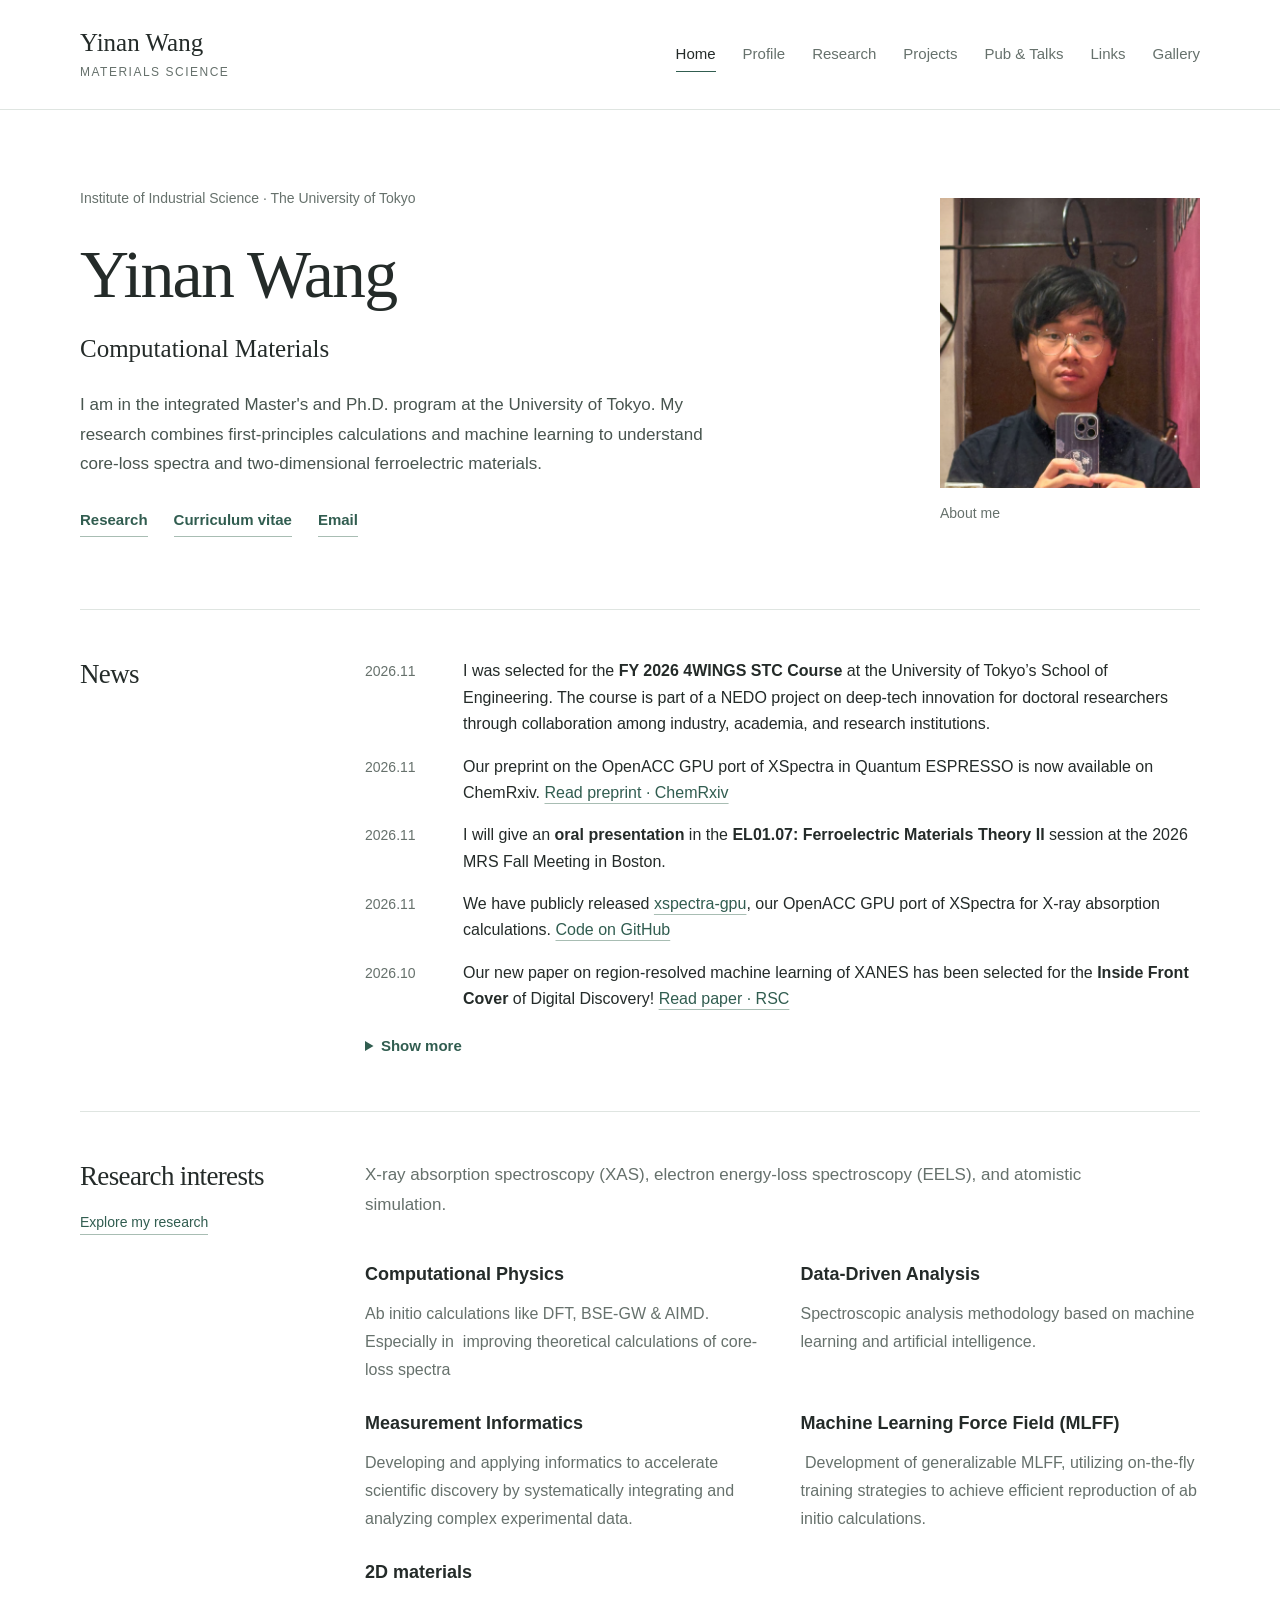
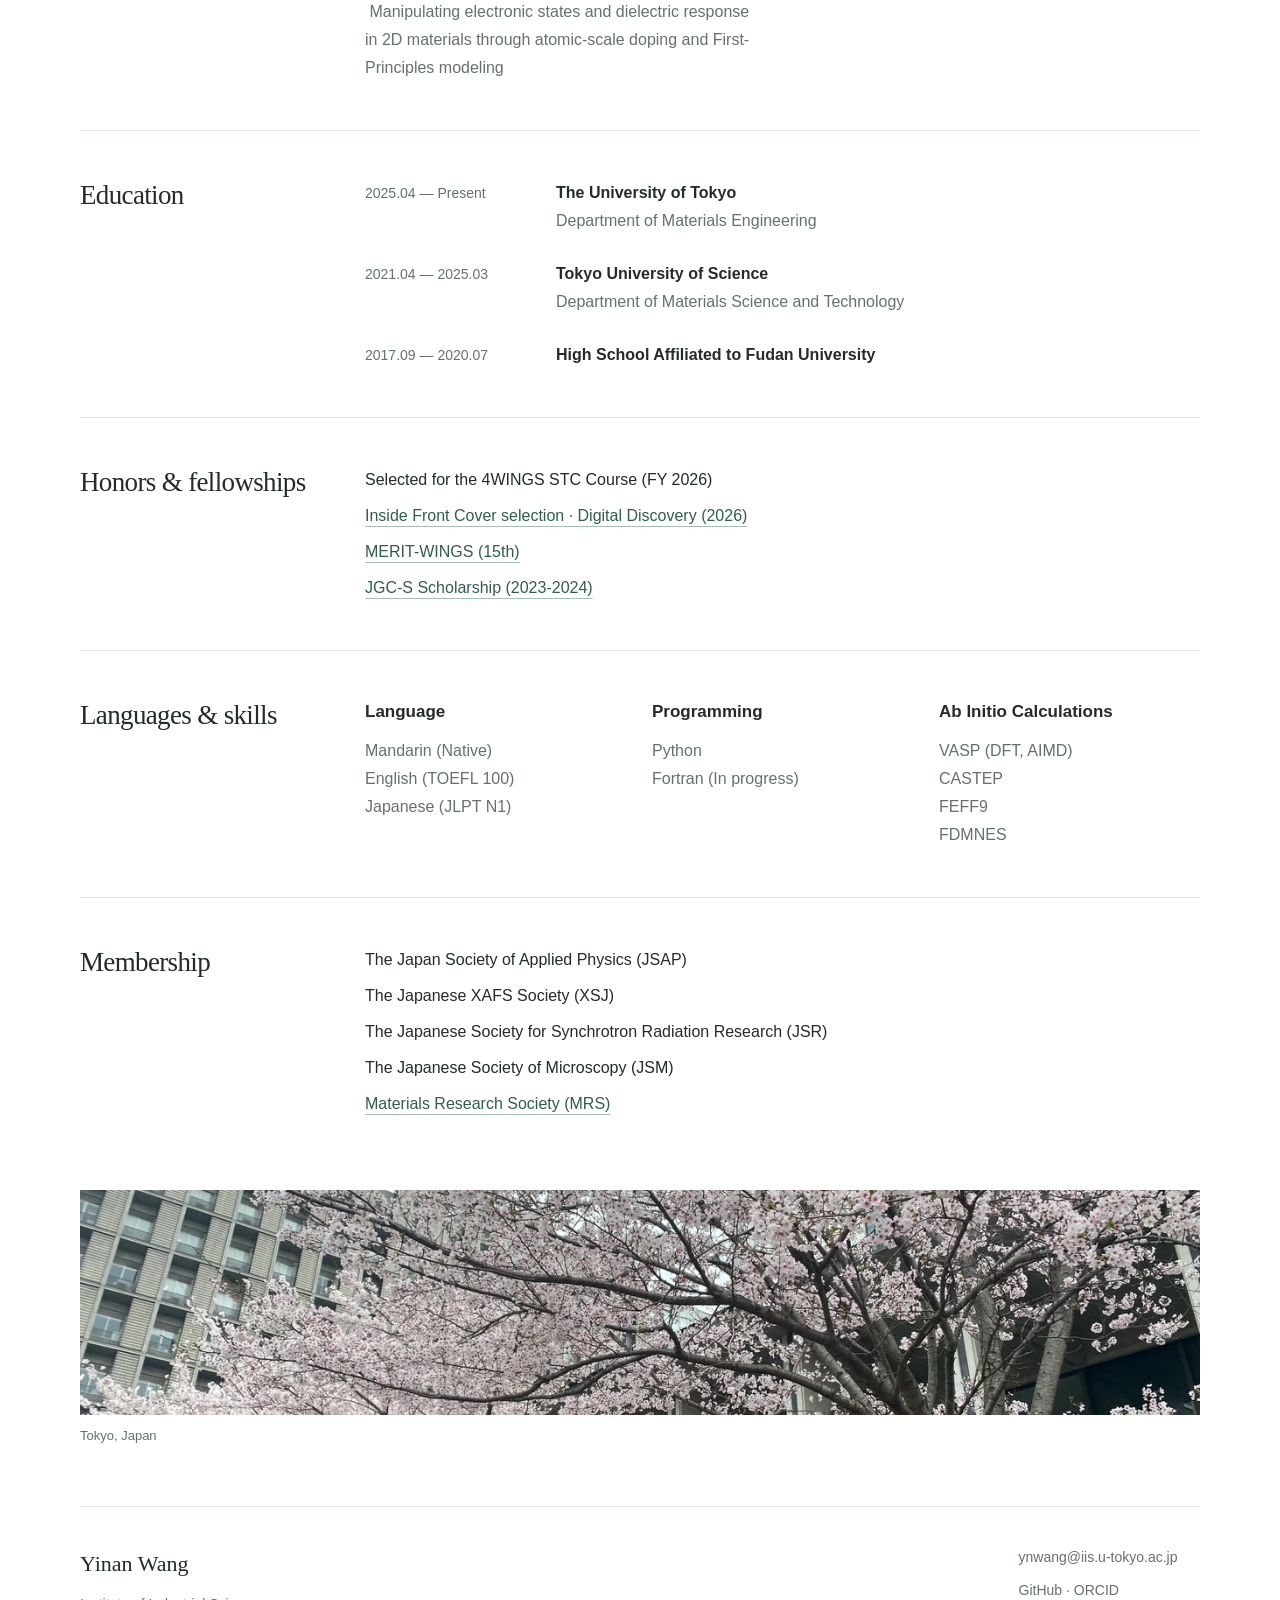
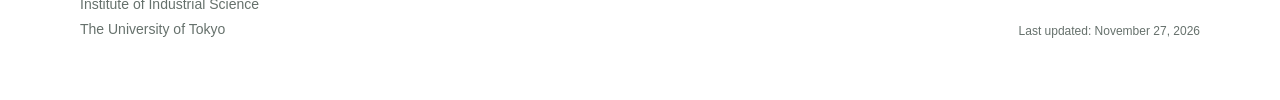
<file: index.html>
<!doctype html>
<html lang="en"><head><meta charset="utf-8"><meta name="viewport" content="width=device-width,initial-scale=1"><title>Yinan Wang</title><meta name="description" content="Yinan Wang — materials science, measurement informatics, machine learning, XAS and EELS at the University of Tokyo."><meta name="theme-color" content="#ffffff"><link rel="canonical" href="https://yinanwang-iis.github.io/"><link rel="icon" href="favicon.svg" type="image/svg+xml"><link rel="stylesheet" href="style.css?v=20261127-news"></head>
<body><a class="skip" href="#main">Skip to content</a><header><nav aria-label="Main navigation"><a class="wordmark" href="index.html">Yinan Wang<span>Materials Science</span></a><div class="nav-links"><a href="index.html" aria-current="page">Home</a><a href="profile.html">Profile</a><a href="research.html">Research</a><a href="projects.html">Projects</a><a href="pub-and-talks.html">Pub & Talks</a><a href="links.html">Links</a><a href="gallery.html">Gallery</a></div></nav></header><main id="main"><section class="home-intro">
<div class="intro-copy"><p class="affiliation">Institute of Industrial Science · The University of Tokyo</p><h1>Yinan Wang</h1><p class="intro-field">Computational Materials</p><p>I am in the integrated Master's and Ph.D. program at the University of Tokyo. My research combines first-principles calculations and machine learning to understand core-loss spectra and two-dimensional ferroelectric materials.</p><div class="intro-links"><a href="research.html">Research</a><a href="https://www.overleaf.com/read/ssrjstzkhgrx#f993db">Curriculum vitae</a><a href="mailto:ynwang@iis.u-tokyo.ac.jp">Email</a></div></div>
<figure class="intro-photo"><img src="home-2.avif" width="1193" height="1200" alt="Yinan Wang" fetchpriority="high"><figcaption><a href="profile.html">About me</a></figcaption></figure>
</section>
<section class="section home-section news">
  <div class="section-heading"><h2>News</h2></div>
  <div>
    <ul>
      <li><time datetime="2026-11">2026.11</time><div>I was selected for the <strong>FY 2026 4WINGS STC Course</strong> at the University of Tokyo’s School of Engineering. The course is part of a NEDO project on deep-tech innovation for doctoral researchers through collaboration among industry, academia, and research institutions.</div></li>
      <li><time datetime="2026-11-18">2026.11</time><div>Our preprint on the OpenACC GPU port of XSpectra in Quantum ESPRESSO is now available on ChemRxiv. <a href="https://doi.org/10.26434/chemrxiv.15012423/v1">Read preprint · ChemRxiv</a></div></li>
      <li><time datetime="2026-11">2026.11</time><div>I will give an <strong>oral presentation</strong> in the <strong>EL01.07: Ferroelectric Materials Theory II</strong> session at the <em>2026 MRS Fall Meeting</em> in Boston.</div></li>
      <li><time datetime="2026-11-11">2026.11</time><div>We have publicly released <a href="projects.html#xspectra-gpu">xspectra-gpu</a>, our OpenACC GPU port of XSpectra for X-ray absorption calculations. <a href="https://github.com/YinanWang-iis/xspectra-gpu">Code on GitHub</a></div></li>
      <li><time datetime="2026-10">2026.10</time><div>Our new paper on region-resolved machine learning of XANES has been selected for the <strong>Inside Front Cover</strong> of <em>Digital Discovery</em>! <a href="https://doi.org/10.1039/D6DD00261G">Read paper · RSC</a></div></li>
    </ul>
    <details class="news-archive">
      <summary><span class="news-more">Show more</span><span class="news-less">Show less</span></summary>
      <ul>
        <li><time datetime="2026-10">2026.10</time><div>I'm going to give a poster presentation at The<em> 62nd</em>&nbsp; <em>Symposium on X-Ray Analysis </em>@<em> </em>Kunibiki Messe, Shimane Prefectural Convention Center</div></li>
        <li><time datetime="2026-10">2026.10</time><div>I'm going to give a poster presentation at ACSIN-16 &amp; ICSPM34 @ Arcrea HIMEJI</div></li>
        <li><time datetime="2026-09">2026.09</time><div>Our manuscript is accepted by Digital Discovery!&nbsp;</div></li>
        <li><time datetime="2026-09">2026.09</time><div>I have given an oral presentation at The <em>87th JSAP Autumn Meeting</em>, Hokkaido University.</div></li>
        <li><time datetime="2026-08">2026.08</time><div>We have submitted our new manuscript on Arxiv. <a href="https://arxiv.org/abs/2608.09216" >arXiv:2608.09216&nbsp;</a></div></li>
        <li><time datetime="2026-05">2026.05</time><div>I'm going to give an oral presentation at <em>The 82nd Annual Meeting of The Japanese Society of Microscopy </em>@ Sendai International Center.</div></li>
        <li><time datetime="2026-04">2026.04</time><div>We have submitted our new manuscript on Arxiv. &nbsp; <a href="https://arxiv.org/abs/2604.27342">arXiv:2604.27342</a>&nbsp;</div></li>
        <li><time datetime="2026-03">2026.03</time><div>We have submitted our new manuscript on Arxiv. &nbsp; <a href="https://doi.org/10.1039/D6DD00261G">Read paper · RSC</a> *Accepted by Digital Discovery&nbsp;</div></li>
        <li><time datetime="2026-03">2026.03</time><div>I updated my personal cv. <a href="https://www.overleaf.com/read/ssrjstzkhgrx#f993db" >View CV</a></div></li>
        <li><time datetime="2026-03">2026.03</time><div>I'm going to give an oral presentation at <em>The 73rd JSAP Spring Meeting </em>@ Institute of Science Tokyo.</div></li>
        <li><time datetime="2026-02">2026.02</time><div>Our paper is published by Ultramicroscopy! <a href="https://doi.org/10.1016/j.ultramic.2026.114336" >Read paper</a></div></li>
        <li><time datetime="2025-10">2025.10</time><div>We submitted our new paper.</div></li>
        <li><time datetime="2025-09">2025.09</time><div>Presented at 28th XAFS annual meeting @KEK</div></li>
      </ul>
    </details>
  </div>
</section>
<section class="section home-section research"><div class="section-heading"><h2>Research interests</h2><a class="quiet-link" href="research.html">Explore my research</a></div><p class="section-intro">X-ray absorption spectroscopy (XAS), electron energy-loss spectroscopy (EELS), and atomistic simulation.</p><div class="research-grid"><article><h3>Computational Physics</h3><p>Ab initio calculations like DFT, BSE-GW &amp; AIMD. Especially in&nbsp; improving theoretical calculations of core-loss spectra</p></article><article><h3>Data-Driven Analysis&nbsp;</h3><p>Spectroscopic analysis methodology based on machine learning and artificial intelligence.&nbsp;</p></article><article><h3>Measurement Informatics&nbsp;</h3><p>Developing and applying informatics to accelerate scientific discovery by systematically integrating and analyzing complex experimental data.</p></article><article><h3>Machine Learning Force Field (MLFF)</h3><p>&nbsp;Development of generalizable MLFF, utilizing on-the-fly training strategies to achieve efficient reproduction of ab initio calculations.&nbsp;</p></article><article><h3>2D materials</h3><p>&nbsp;Manipulating electronic states and dielectric response in 2D materials through atomic-scale doping and First-Principles modeling&nbsp;</p></article></div></section>
<section class="section home-section education"><div class="section-heading"><h2>Education</h2></div><dl class="education-list"><div><dt>2025.04 — Present</dt><dd><strong>The University of Tokyo</strong><span>Department of Materials Engineering</span></dd></div><div><dt>2021.04 — 2025.03</dt><dd><strong>Tokyo University of Science</strong><span>Department of Materials Science and Technology</span></dd></div><div><dt>2017.09 — 2020.07</dt><dd><strong>High School Affiliated to Fudan University</strong></dd></div></dl></section>
<section class="section home-section honors"><div class="section-heading"><h2>Honors &amp; fellowships</h2></div><ul class="plain-list"><li>Selected for the 4WINGS STC Course (FY 2026)</li><li><a href="https://doi.org/10.1039/D6DD00261G">Inside Front Cover selection · Digital Discovery (2026)</a></li><li><a href="https://www.merit.t.u-tokyo.ac.jp/merit/en/index.html" target="_blank" rel="noopener noreferrer">MERIT-WINGS (15th)</a></li><li><a href="https://www.jgcs.or.jp/en/" target="_blank" rel="noopener noreferrer">JGC-S Scholarship (2023-2024)</a></li></ul></section>
<section class="section home-section skills"><div class="section-heading"><h2>Languages &amp; skills</h2></div><div class="skills-grid"><article><h3>Language</h3><p>Mandarin (Native)<br>English (TOEFL 100)<br>Japanese (JLPT N1)</p></article><article><h3>Programming</h3><p>Python<br>Fortran (In progress)</p></article><article><h3>Ab Initio Calculations</h3><p>VASP (DFT, AIMD)<br>CASTEP<br>FEFF9<br>FDMNES</p></article></div></section>
<section class="section home-section membership"><div class="section-heading"><h2>Membership</h2></div><ul class="plain-list"><li>The Japan Society of Applied Physics (JSAP)</li><li>The Japanese XAFS Society (XSJ)</li><li>The Japanese Society for Synchrotron Radiation Research (JSR)</li><li>The Japanese Society of Microscopy (JSM)</li><li><a href="https://www.mrs.org/">Materials Research Society (MRS)</a></li></ul></section>
<figure class="campus-photo"><img src="home-1.avif" width="1280" height="960" alt="Cherry blossoms on campus" loading="lazy"><figcaption>Tokyo, Japan</figcaption></figure></main><footer><div><strong>Yinan Wang</strong><p>Institute of Industrial Science<br>The University of Tokyo</p></div><div><a href="mailto:ynwang@iis.u-tokyo.ac.jp">ynwang@iis.u-tokyo.ac.jp</a><p><a href="https://github.com/YinanWang-iis">GitHub</a> · <a href="https://orcid.org/0009-0008-8642-6753">ORCID</a></p><small>Last updated: November 27, 2026</small></div></footer></body></html>
</file>
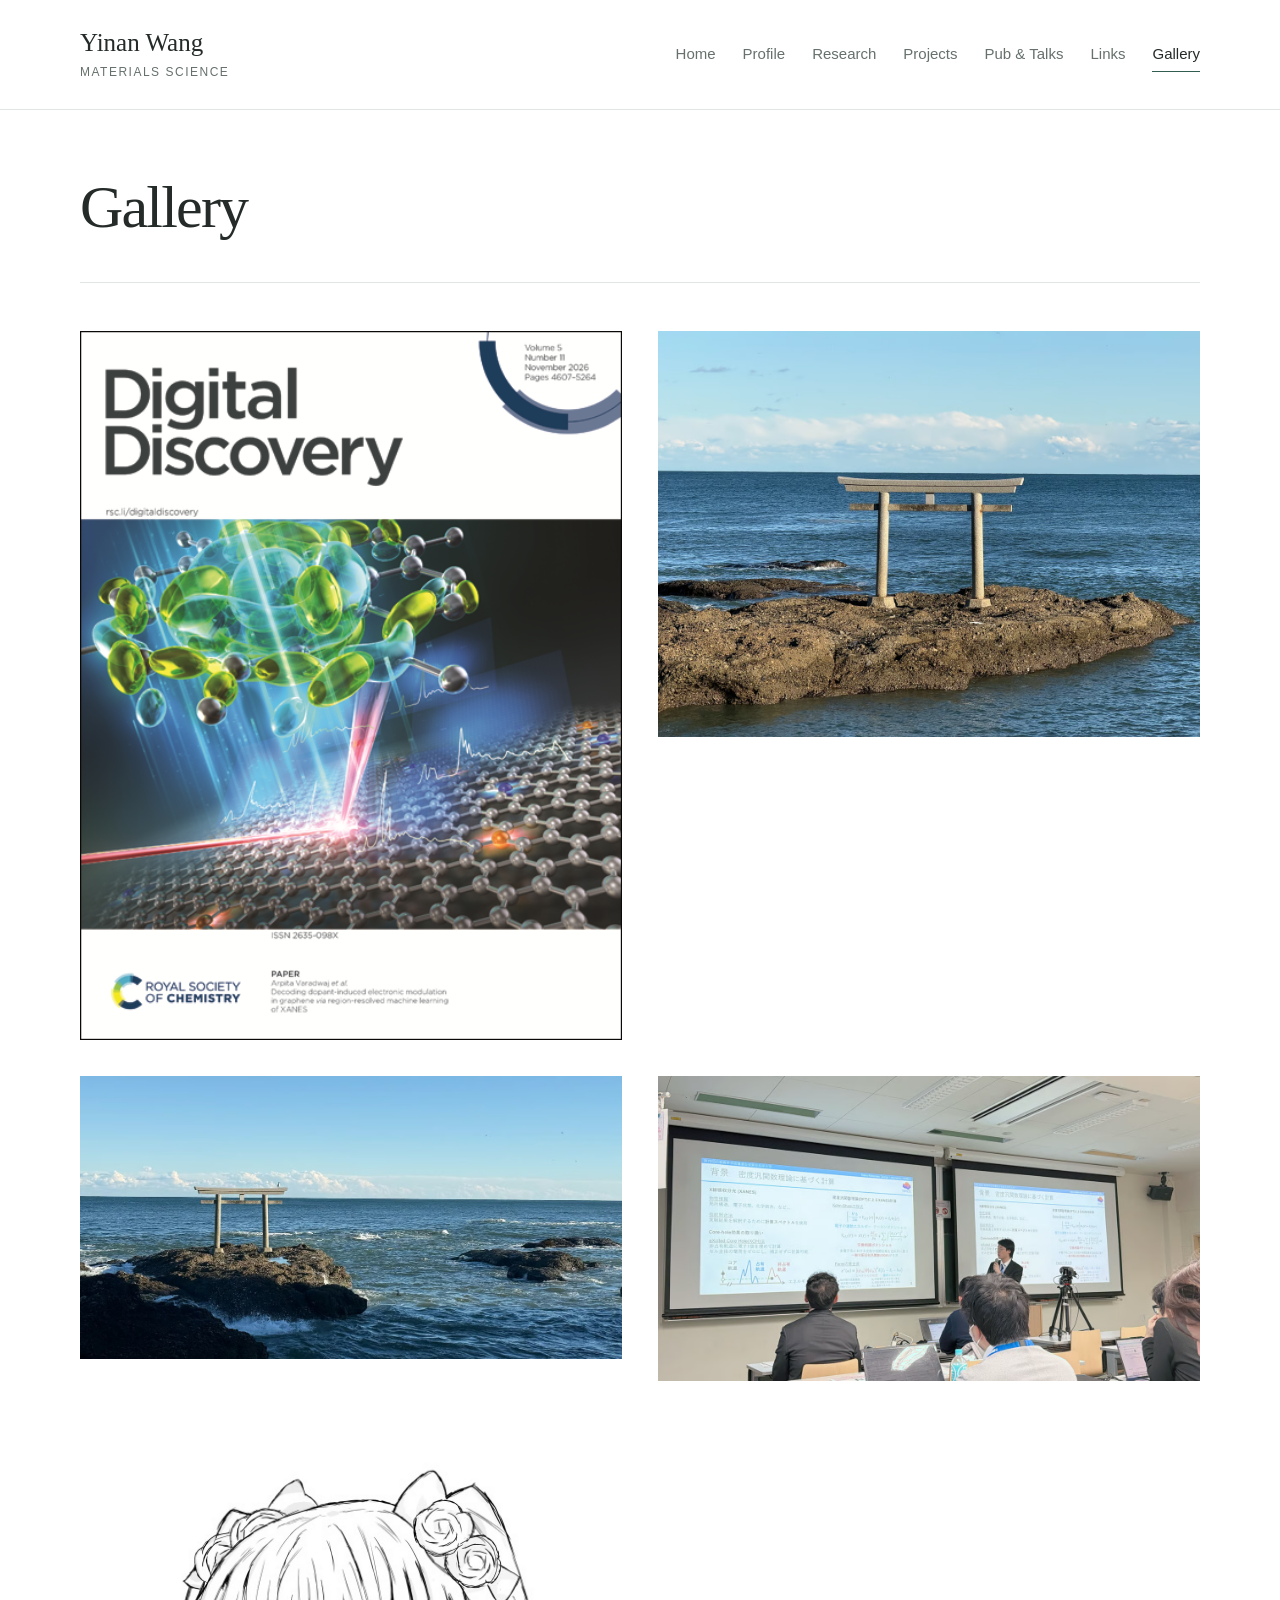
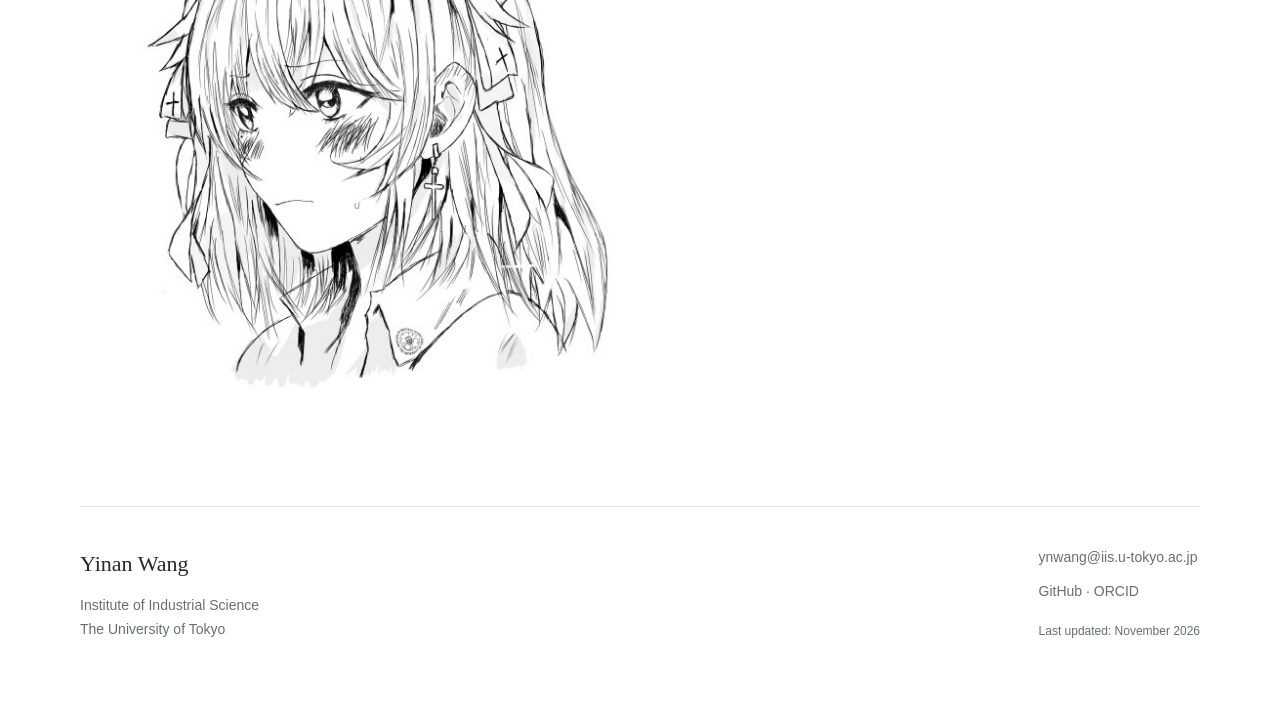
<file: gallery.html>
<!doctype html>
<html lang="en"><head><meta charset="utf-8"><meta name="viewport" content="width=device-width,initial-scale=1"><title>Gallery | Yinan Wang</title><meta name="description" content="Yinan Wang — materials science, measurement informatics, machine learning, XAS and EELS at the University of Tokyo."><meta name="theme-color" content="#ffffff"><link rel="canonical" href="https://yinanwang-iis.github.io/gallery.html"><link rel="icon" href="favicon.svg" type="image/svg+xml"><link rel="stylesheet" href="style.css?v=20260926-editorial"></head>
<body><a class="skip" href="#main">Skip to content</a><header><nav aria-label="Main navigation"><a class="wordmark" href="index.html">Yinan Wang<span>Materials Science</span></a><div class="nav-links"><a href="index.html">Home</a><a href="profile.html">Profile</a><a href="research.html">Research</a><a href="projects.html">Projects</a><a href="pub-and-talks.html">Pub & Talks</a><a href="links.html">Links</a><a href="gallery.html" aria-current="page">Gallery</a></div></nav></header><main id="main"><div class="page-title"><h1>Gallery</h1></div><section class="section gallery" aria-label="Image gallery"><a href="gallery-digital-discovery-cover.png" aria-label="View Digital Discovery cover, November 2026"><img src="gallery-digital-discovery-cover.png" width="472" height="618" alt="Digital Discovery cover, November 2026, featuring graphene, electronic orbitals, and X-ray absorption spectra" loading="lazy" decoding="async"></a><a href="gallery-1.avif" aria-label="View torii gate on the rocky coast"><img class="" src="gallery-1.avif" width="1280" height="960" alt="Torii gate on the rocky coast" loading="lazy" decoding="async"></a><a href="gallery-2.avif" aria-label="View torii gate and the open sea"><img class="" src="gallery-2.avif" width="1280" height="669" alt="Torii gate and the open sea" loading="lazy" decoding="async"></a><a href="gallery-3.avif" aria-label="View research presentation"><img class="" src="gallery-3.avif" width="1280" height="720" alt="Research presentation" loading="lazy" decoding="async"></a><a href="gallery-4.avif" aria-label="View black-and-white character illustration"><img class="" src="gallery-4.avif" width="1110" height="1280" alt="Black-and-white character illustration" loading="lazy" decoding="async"></a></section></main><footer><div><strong>Yinan Wang</strong><p>Institute of Industrial Science<br>The University of Tokyo</p></div><div><a href="mailto:ynwang@iis.u-tokyo.ac.jp">ynwang@iis.u-tokyo.ac.jp</a><p><a href="https://github.com/YinanWang-iis">GitHub</a> · <a href="https://orcid.org/0009-0008-8642-6753">ORCID</a></p><small>Last updated: November 2026</small></div></footer></body></html>
</file>
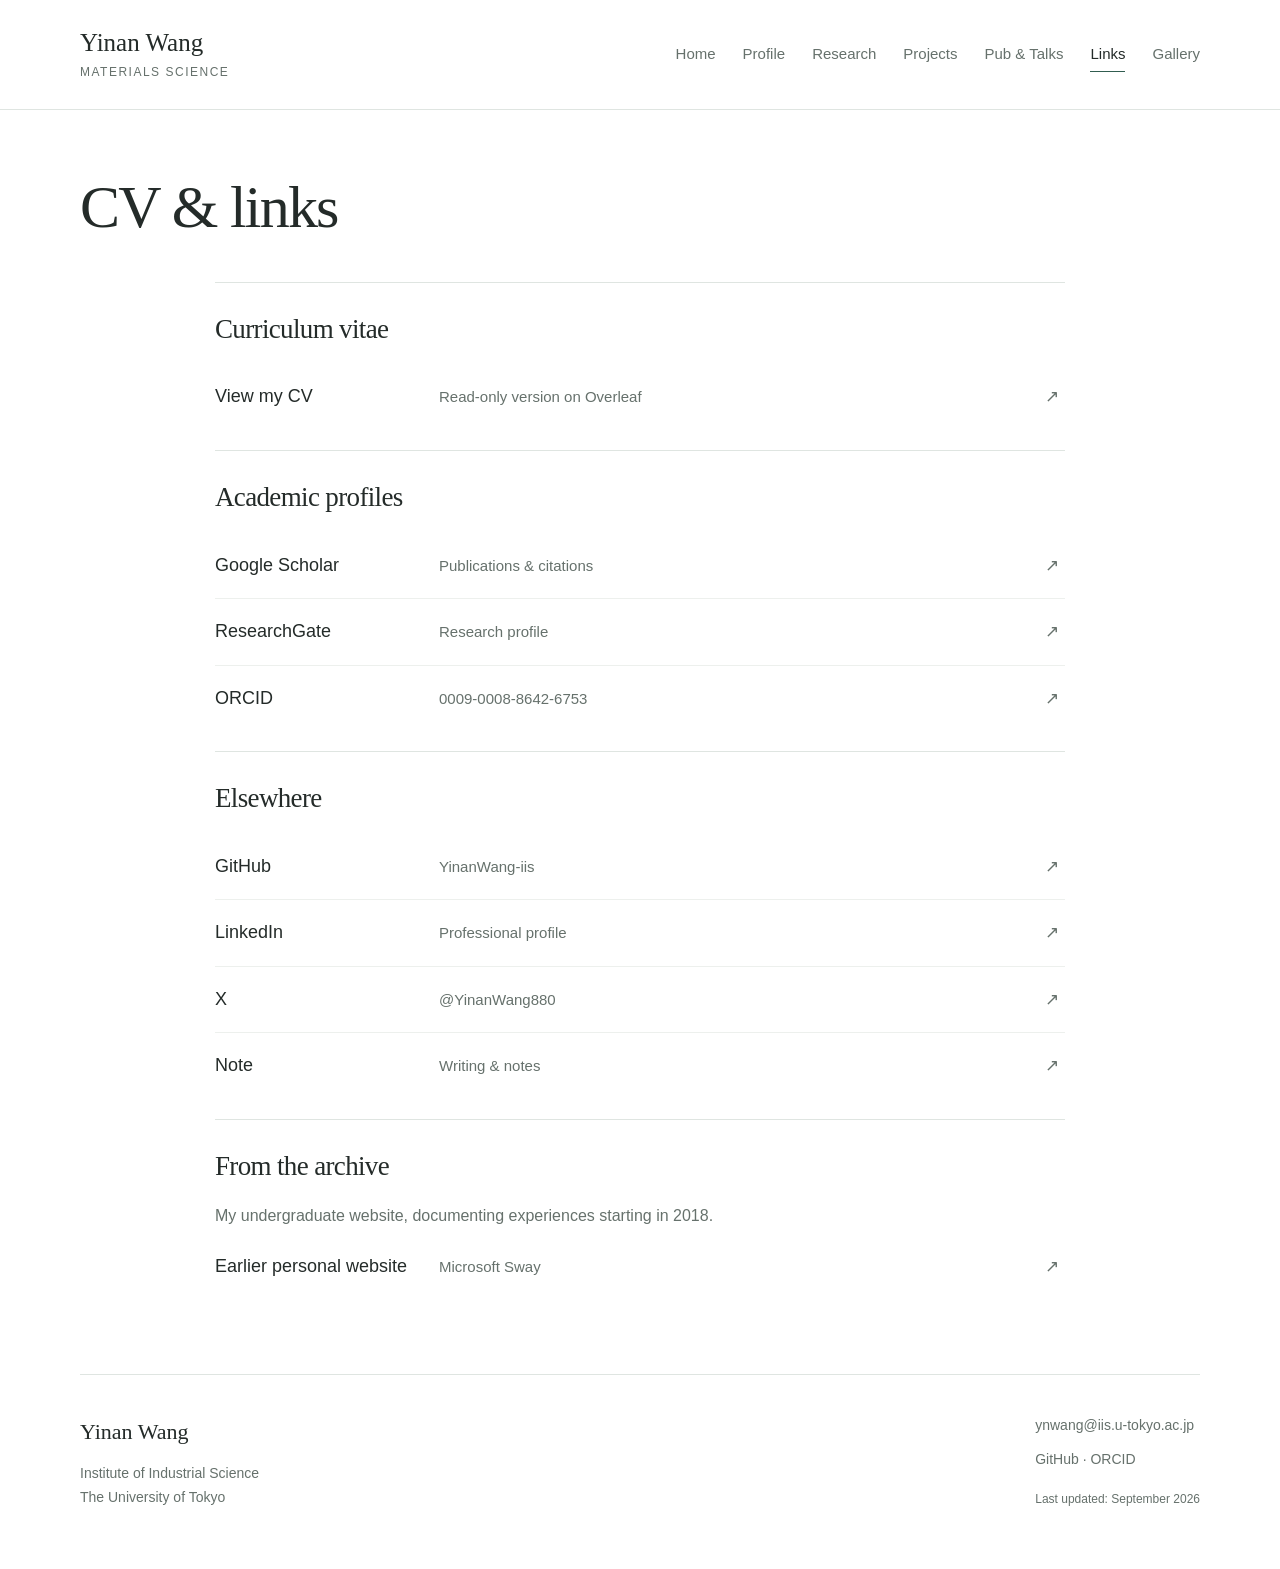
<file: links.html>
<!doctype html>
<html lang="en"><head><meta charset="utf-8"><meta name="viewport" content="width=device-width,initial-scale=1"><title>Links | Yinan Wang</title><meta name="description" content="Yinan Wang — materials science, measurement informatics, machine learning, XAS and EELS at the University of Tokyo."><meta name="theme-color" content="#ffffff"><link rel="canonical" href="https://yinanwang-iis.github.io/links.html"><link rel="icon" href="favicon.svg" type="image/svg+xml"><link rel="stylesheet" href="style.css?v=20260926-editorial"></head>
<body><a class="skip" href="#main">Skip to content</a><header><nav aria-label="Main navigation"><a class="wordmark" href="index.html">Yinan Wang<span>Materials Science</span></a><div class="nav-links"><a href="index.html">Home</a><a href="profile.html">Profile</a><a href="research.html">Research</a><a href="projects.html">Projects</a><a href="pub-and-talks.html">Pub & Talks</a><a href="links.html" aria-current="page">Links</a><a href="gallery.html">Gallery</a></div></nav></header><main id="main"><div class="page-title"><h1>CV &amp; links</h1></div><div class="links-directory">
<section class="directory-section"><h2>Curriculum vitae</h2><a class="directory-link" href="https://www.overleaf.com/read/ssrjstzkhgrx#f993db"><span class="directory-name">View my CV</span><span class="directory-detail">Read-only version on Overleaf</span><span class="external-mark" aria-hidden="true">↗</span></a></section>
<section class="directory-section"><h2>Academic profiles</h2><a class="directory-link" href="https://scholar.google.co.jp/citations?user=jA7fWRoAAAAJ"><span class="directory-name">Google Scholar</span><span class="directory-detail">Publications &amp; citations</span><span class="external-mark" aria-hidden="true">↗</span></a><a class="directory-link" href="https://www.researchgate.net/profile/Yinan-Wang-53"><span class="directory-name">ResearchGate</span><span class="directory-detail">Research profile</span><span class="external-mark" aria-hidden="true">↗</span></a><a class="directory-link" href="https://orcid.org/0009-0008-8642-6753"><span class="directory-name">ORCID</span><span class="directory-detail">0009-0008-8642-6753</span><span class="external-mark" aria-hidden="true">↗</span></a></section>
<section class="directory-section"><h2>Elsewhere</h2><a class="directory-link" href="https://github.com/YinanWang-iis"><span class="directory-name">GitHub</span><span class="directory-detail">YinanWang-iis</span><span class="external-mark" aria-hidden="true">↗</span></a><a class="directory-link" href="https://www.linkedin.com/in/yinan-wang-614116296/"><span class="directory-name">LinkedIn</span><span class="directory-detail">Professional profile</span><span class="external-mark" aria-hidden="true">↗</span></a><a class="directory-link" href="https://x.com/YinanWang880"><span class="directory-name">X</span><span class="directory-detail">@YinanWang880</span><span class="external-mark" aria-hidden="true">↗</span></a><a class="directory-link" href="https://note.com/kyouki2299"><span class="directory-name">Note</span><span class="directory-detail">Writing &amp; notes</span><span class="external-mark" aria-hidden="true">↗</span></a></section>
<section class="directory-section archive"><h2>From the archive</h2><p>My undergraduate website, documenting experiences starting in 2018.</p><a class="directory-link" href="https://sway.cloud.microsoft/qMyF7xV3j77RovQh"><span class="directory-name">Earlier personal website</span><span class="directory-detail">Microsoft Sway</span><span class="external-mark" aria-hidden="true">↗</span></a></section></div></main><footer><div><strong>Yinan Wang</strong><p>Institute of Industrial Science<br>The University of Tokyo</p></div><div><a href="mailto:ynwang@iis.u-tokyo.ac.jp">ynwang@iis.u-tokyo.ac.jp</a><p><a href="https://github.com/YinanWang-iis">GitHub</a> · <a href="https://orcid.org/0009-0008-8642-6753">ORCID</a></p><small>Last updated: September 2026</small></div></footer></body></html>
</file>
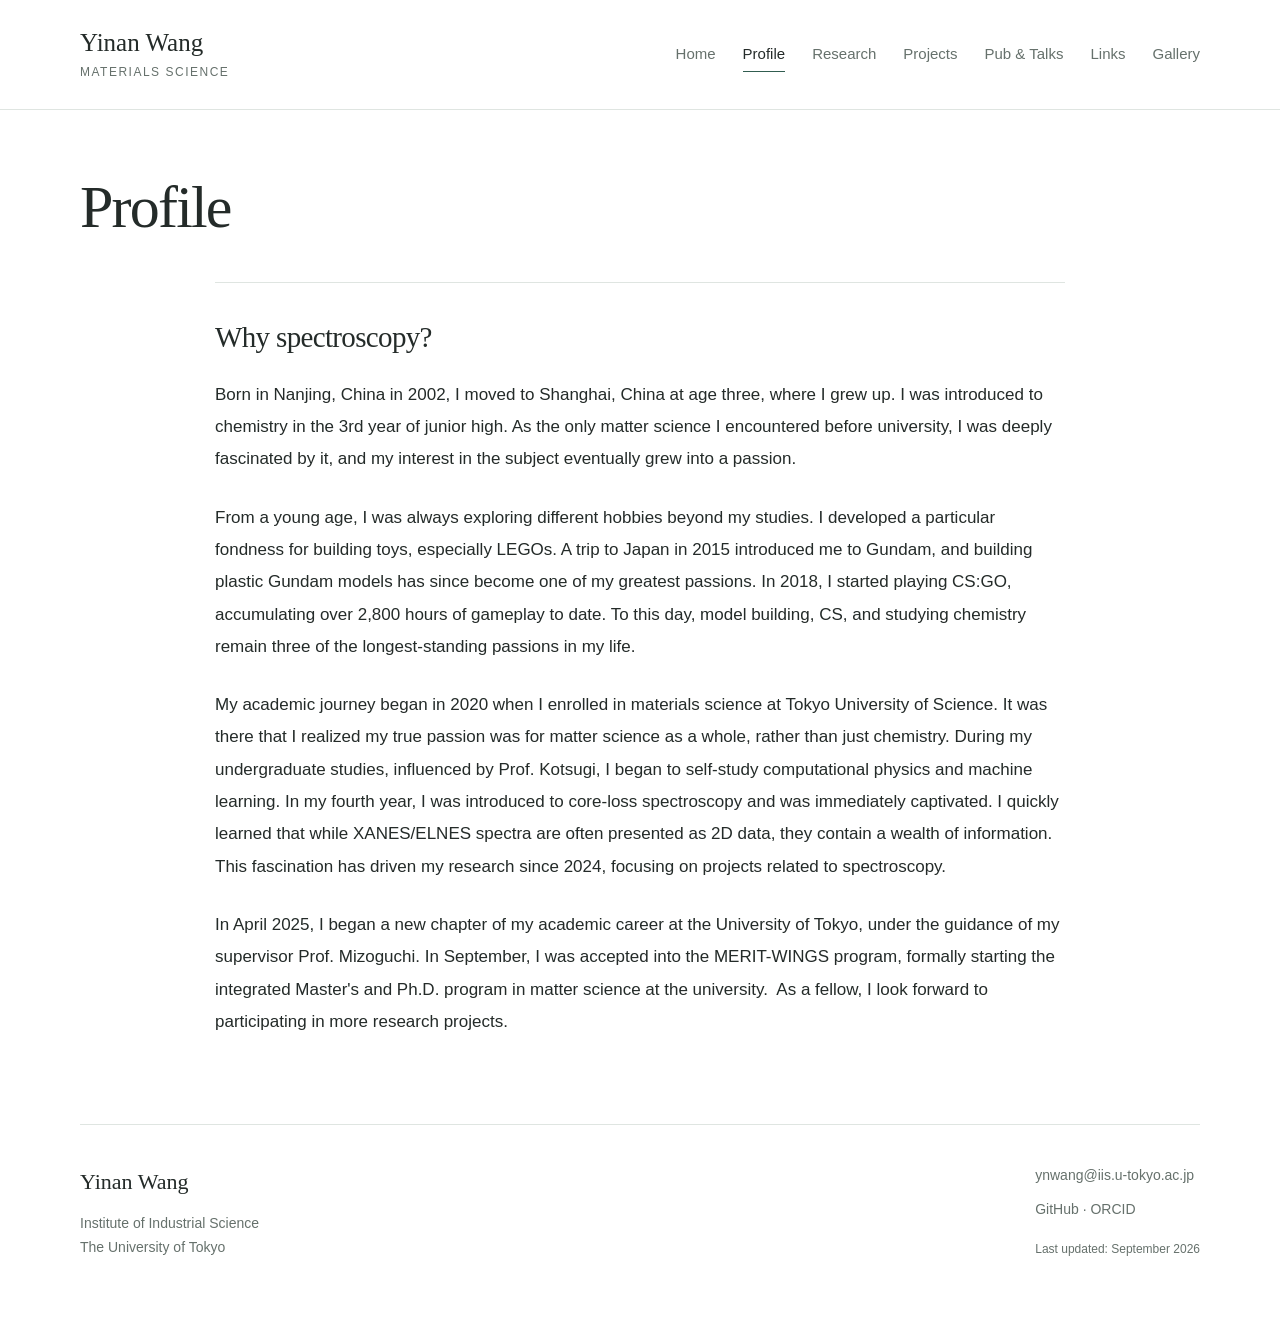
<file: profile.html>
<!doctype html>
<html lang="en"><head><meta charset="utf-8"><meta name="viewport" content="width=device-width,initial-scale=1"><title>Profile | Yinan Wang</title><meta name="description" content="Yinan Wang — materials science, measurement informatics, machine learning, XAS and EELS at the University of Tokyo."><meta name="theme-color" content="#ffffff"><link rel="canonical" href="https://yinanwang-iis.github.io/profile.html"><link rel="icon" href="favicon.svg" type="image/svg+xml"><link rel="stylesheet" href="style.css?v=20260926-editorial"></head>
<body><a class="skip" href="#main">Skip to content</a><header><nav aria-label="Main navigation"><a class="wordmark" href="index.html">Yinan Wang<span>Materials Science</span></a><div class="nav-links"><a href="index.html">Home</a><a href="profile.html" aria-current="page">Profile</a><a href="research.html">Research</a><a href="projects.html">Projects</a><a href="pub-and-talks.html">Pub & Talks</a><a href="links.html">Links</a><a href="gallery.html">Gallery</a></div></nav></header><main id="main"><div class="page-title"><h1>Profile</h1></div><section class="section prose"><h2>Why spectroscopy?</h2><p>Born in Nanjing, China in 2002, I moved to Shanghai, China at age three, where I grew up. I was introduced to chemistry in the 3rd year of junior high. As the only matter science I encountered before university, I was deeply fascinated by it, and my interest in the subject eventually grew into a passion.</p><p>From a young age, I was always exploring different hobbies beyond my studies. I developed a particular fondness for building toys, especially LEGOs. A trip to Japan in 2015 introduced me to Gundam, and building plastic Gundam models has since become one of my greatest passions. In 2018, I started playing CS:GO, accumulating over 2,800 hours of gameplay to date. To this day, model building, CS, and studying chemistry remain three of the longest-standing passions in my life.</p><p>My academic journey began in 2020 when I enrolled in materials science at Tokyo University of Science. It was there that I realized my true passion was for matter science as a whole, rather than just chemistry. During my undergraduate studies, influenced by Prof. Kotsugi, I began to self-study computational physics and machine learning. In my fourth year, I was introduced to core-loss spectroscopy and was immediately captivated. I quickly learned that while XANES/ELNES spectra are often presented as 2D data, they contain a wealth of information. This fascination has driven my research since 2024, focusing on projects related to spectroscopy.</p><p>In April 2025, I began a new chapter of my academic career at the University of Tokyo, under the guidance of my supervisor Prof. Mizoguchi. In September, I was accepted into the MERIT-WINGS program, formally starting the integrated Master's and Ph.D. program in matter science at the university.&nbsp; As a fellow, I look forward to participating in more research projects.&nbsp;</p></section></main><footer><div><strong>Yinan Wang</strong><p>Institute of Industrial Science<br>The University of Tokyo</p></div><div><a href="mailto:ynwang@iis.u-tokyo.ac.jp">ynwang@iis.u-tokyo.ac.jp</a><p><a href="https://github.com/YinanWang-iis">GitHub</a> · <a href="https://orcid.org/0009-0008-8642-6753">ORCID</a></p><small>Last updated: September 2026</small></div></footer></body></html>
</file>
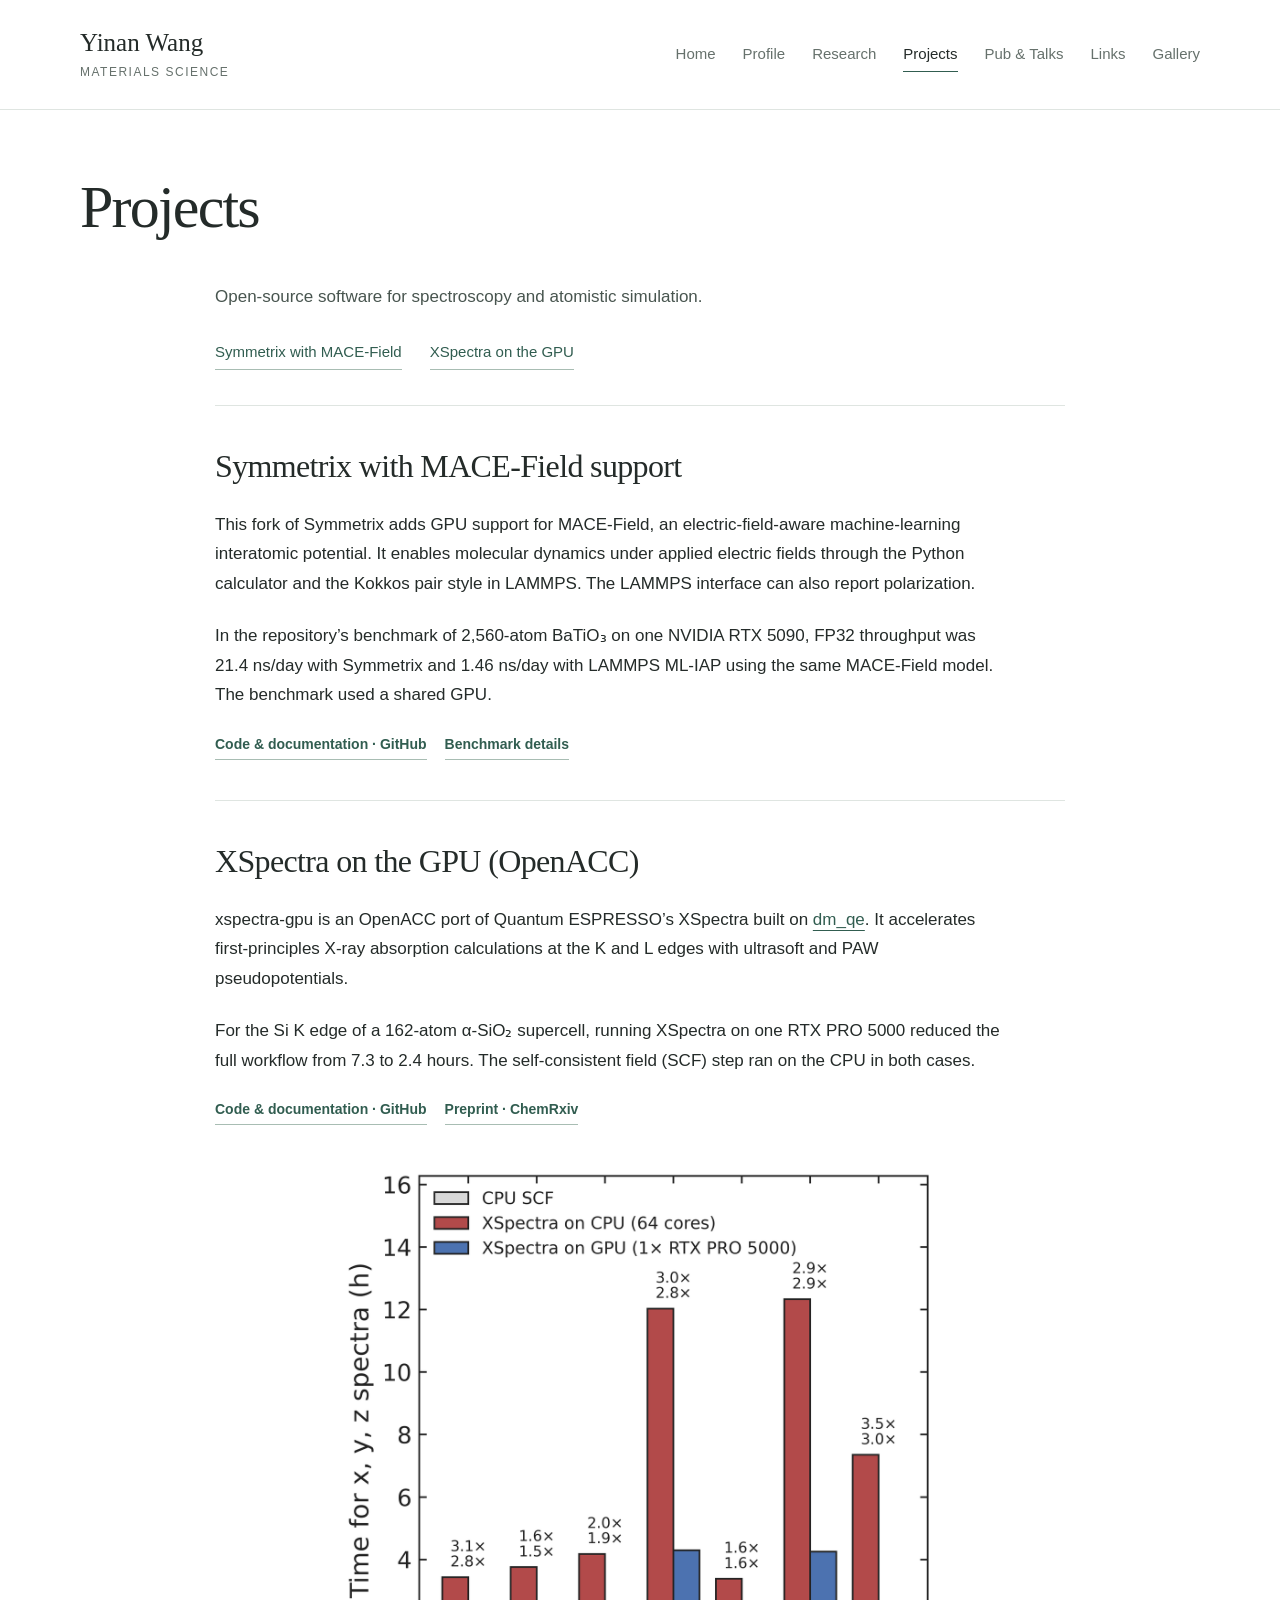
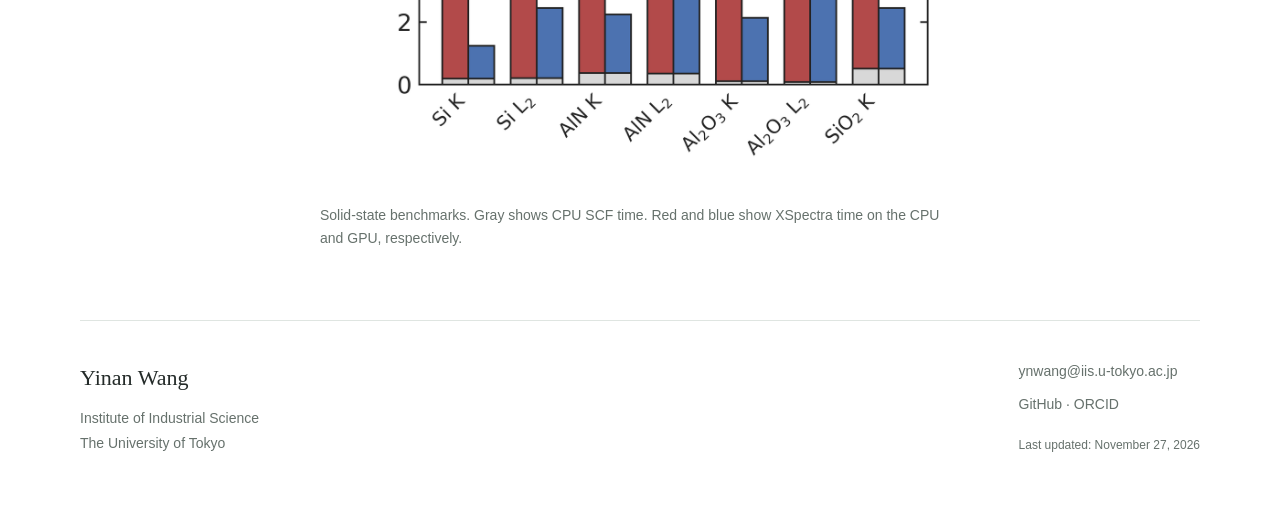
<file: projects.html>
<!doctype html>
<html lang="en"><head><meta charset="utf-8"><meta name="viewport" content="width=device-width,initial-scale=1"><title>Projects | Yinan Wang</title><meta name="description" content="Open-source scientific software by Yinan Wang for electric-field-aware molecular dynamics and GPU-accelerated X-ray absorption calculations."><meta name="theme-color" content="#ffffff"><link rel="canonical" href="https://yinanwang-iis.github.io/projects.html"><link rel="icon" href="favicon.svg" type="image/svg+xml"><link rel="stylesheet" href="style.css?v=20261116-projects"></head>
<body><a class="skip" href="#main">Skip to content</a><header><nav aria-label="Main navigation"><a class="wordmark" href="index.html">Yinan Wang<span>Materials Science</span></a><div class="nav-links"><a href="index.html">Home</a><a href="profile.html">Profile</a><a href="research.html">Research</a><a href="projects.html" aria-current="page">Projects</a><a href="pub-and-talks.html">Pub & Talks</a><a href="links.html">Links</a><a href="gallery.html">Gallery</a></div></nav></header><main id="main"><div class="page-title"><h1>Projects</h1></div>
<div class="research-overview"><p>Open-source software for spectroscopy and atomistic simulation.</p><div class="research-topics" aria-label="Project shortcuts"><a href="#symmetrix-mace-field">Symmetrix with MACE-Field</a><a href="#xspectra-gpu">XSpectra on the GPU</a></div></div>
<section class="section research-detail" id="symmetrix-mace-field" aria-labelledby="symmetrix-mace-field-title">
<h2 id="symmetrix-mace-field-title">Symmetrix with MACE-Field support</h2>
<p>This fork of Symmetrix adds GPU support for MACE-Field, an electric-field-aware machine-learning interatomic potential. It enables molecular dynamics under applied electric fields through the Python calculator and the Kokkos pair style in LAMMPS. The LAMMPS interface can also report polarization.</p>
<p>In the repository’s benchmark of 2,560-atom BaTiO₃ on one NVIDIA RTX 5090, FP32 throughput was 21.4 ns/day with Symmetrix and 1.46 ns/day with LAMMPS ML-IAP using the same MACE-Field model. The benchmark used a shared GPU.</p>
<div class="paper-actions"><a href="https://github.com/YinanWang-iis/symmetrix-MACE-Field">Code &amp; documentation · GitHub</a><a href="https://github.com/YinanWang-iis/symmetrix-MACE-Field#speed-up">Benchmark details</a></div>
</section>
<section class="section research-detail" id="xspectra-gpu" aria-labelledby="xspectra-gpu-title">
<h2 id="xspectra-gpu-title">XSpectra on the GPU (OpenACC)</h2>
<p>xspectra-gpu is an OpenACC port of Quantum ESPRESSO’s XSpectra built on <a href="https://github.com/discovered-materials/dm_qe">dm_qe</a>. It accelerates first-principles X-ray absorption calculations at the K and L edges with ultrasoft and PAW pseudopotentials.</p>
<p>For the Si K edge of a 162-atom α-SiO₂ supercell, running XSpectra on one RTX PRO 5000 reduced the full workflow from 7.3 to 2.4 hours. The self-consistent field (SCF) step ran on the CPU in both cases.</p>
<div class="paper-actions"><a href="https://github.com/YinanWang-iis/xspectra-gpu">Code &amp; documentation · GitHub</a><a href="https://doi.org/10.26434/chemrxiv.15012423/v1">Preprint · ChemRxiv</a></div>
<figure class="research-figure"><a href="project-xspectra-solids-20261116.png" target="_blank" rel="noopener noreferrer" aria-label="Enlarge figure: CPU and GPU workflow times for Si, AlN, Al2O3 and SiO2"><img src="project-xspectra-solids-20261116.png" width="1400" height="1400" alt="CPU and GPU workflow times for Si, AlN, Al2O3 and SiO2" loading="lazy" decoding="async"></a><figcaption>Solid-state benchmarks. Gray shows CPU SCF time. Red and blue show XSpectra time on the CPU and GPU, respectively.</figcaption></figure>
</section></main><footer><div><strong>Yinan Wang</strong><p>Institute of Industrial Science<br>The University of Tokyo</p></div><div><a href="mailto:ynwang@iis.u-tokyo.ac.jp">ynwang@iis.u-tokyo.ac.jp</a><p><a href="https://github.com/YinanWang-iis">GitHub</a> · <a href="https://orcid.org/0009-0008-8642-6753">ORCID</a></p><small>Last updated: November 27, 2026</small></div></footer></body></html>
</file>
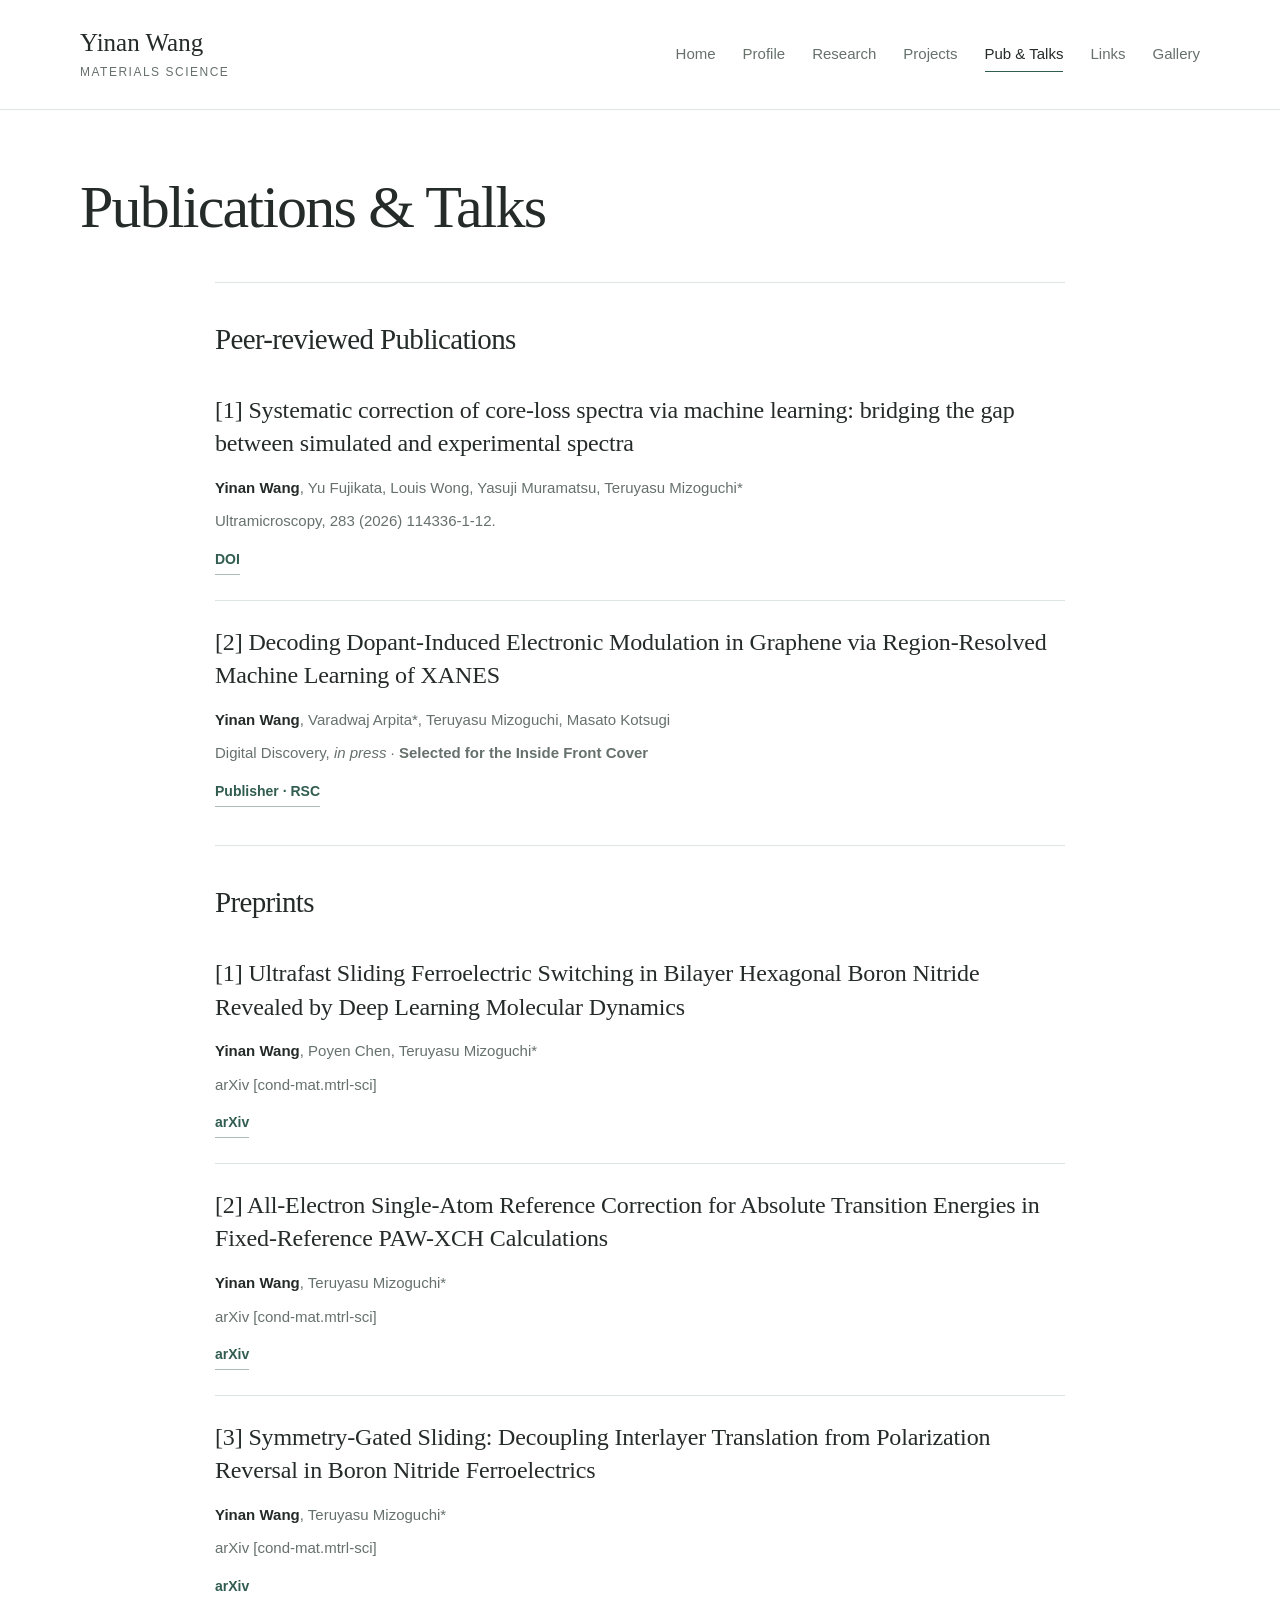
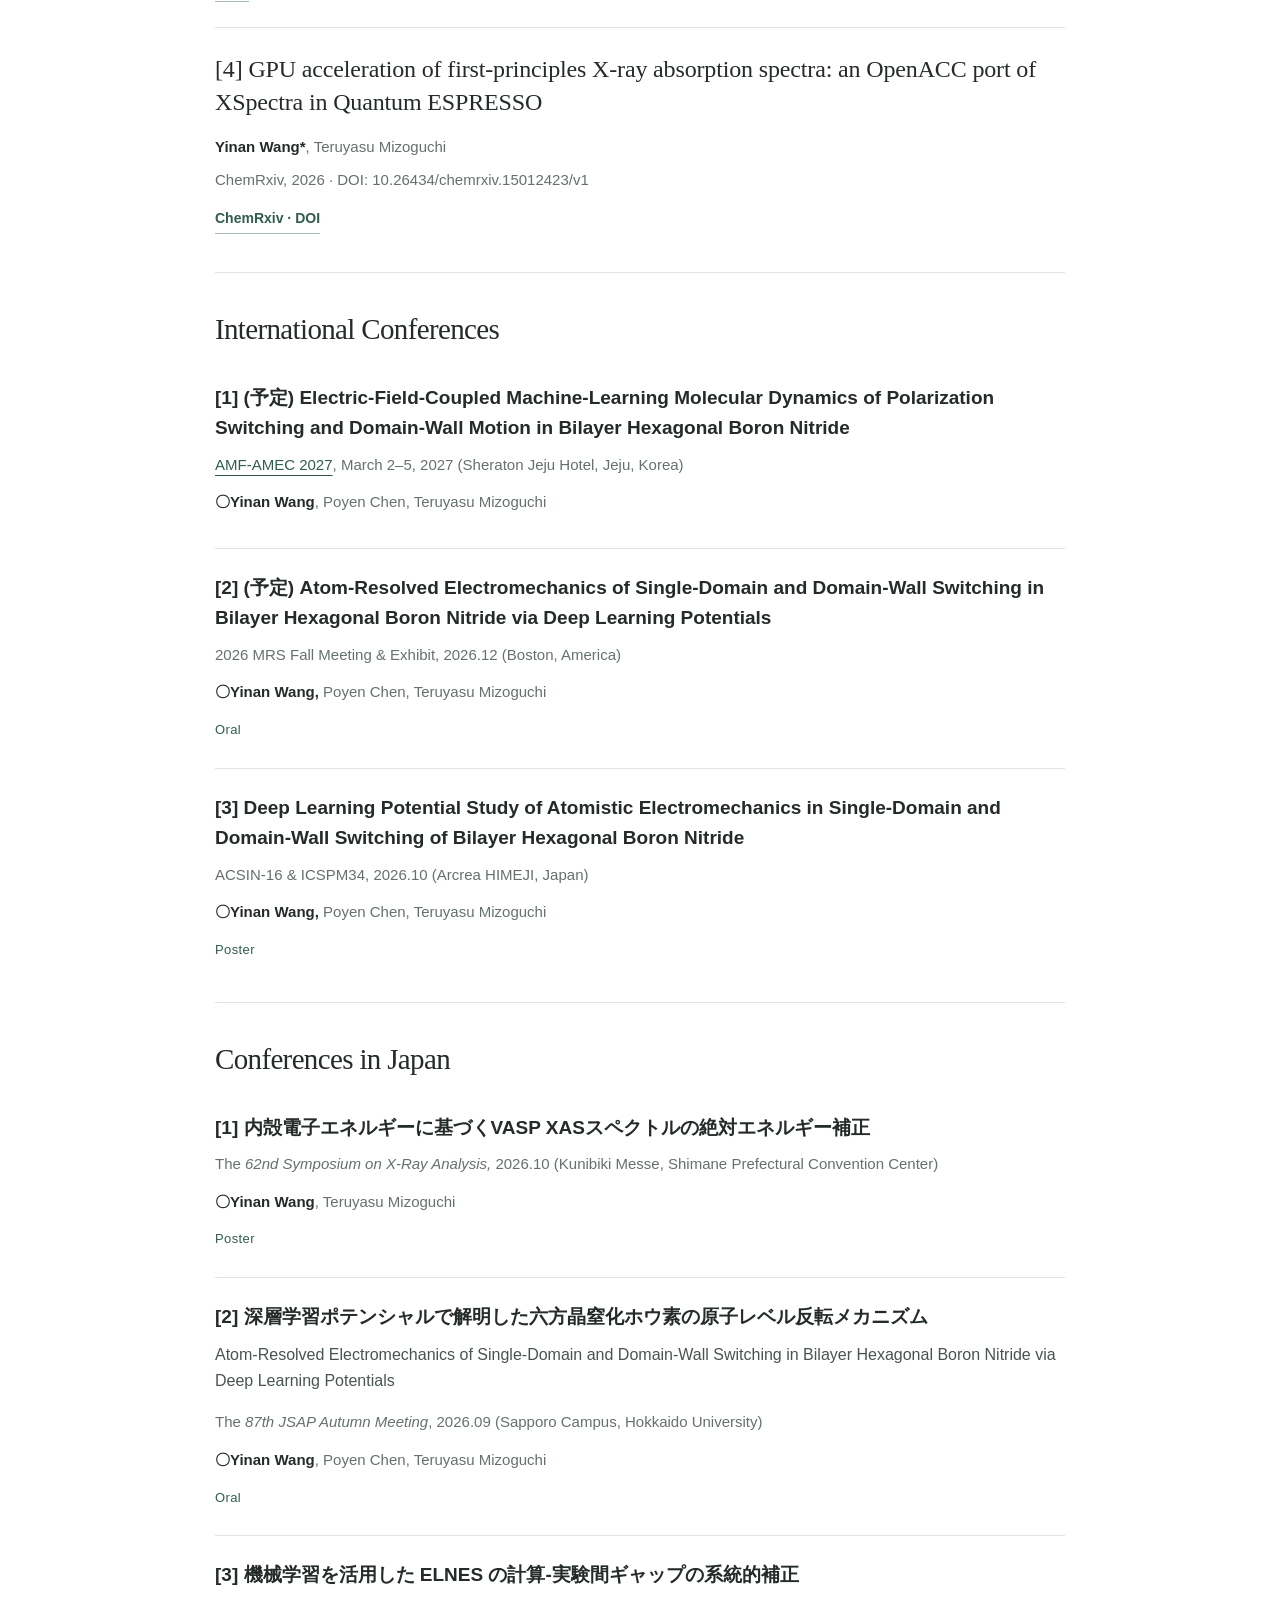
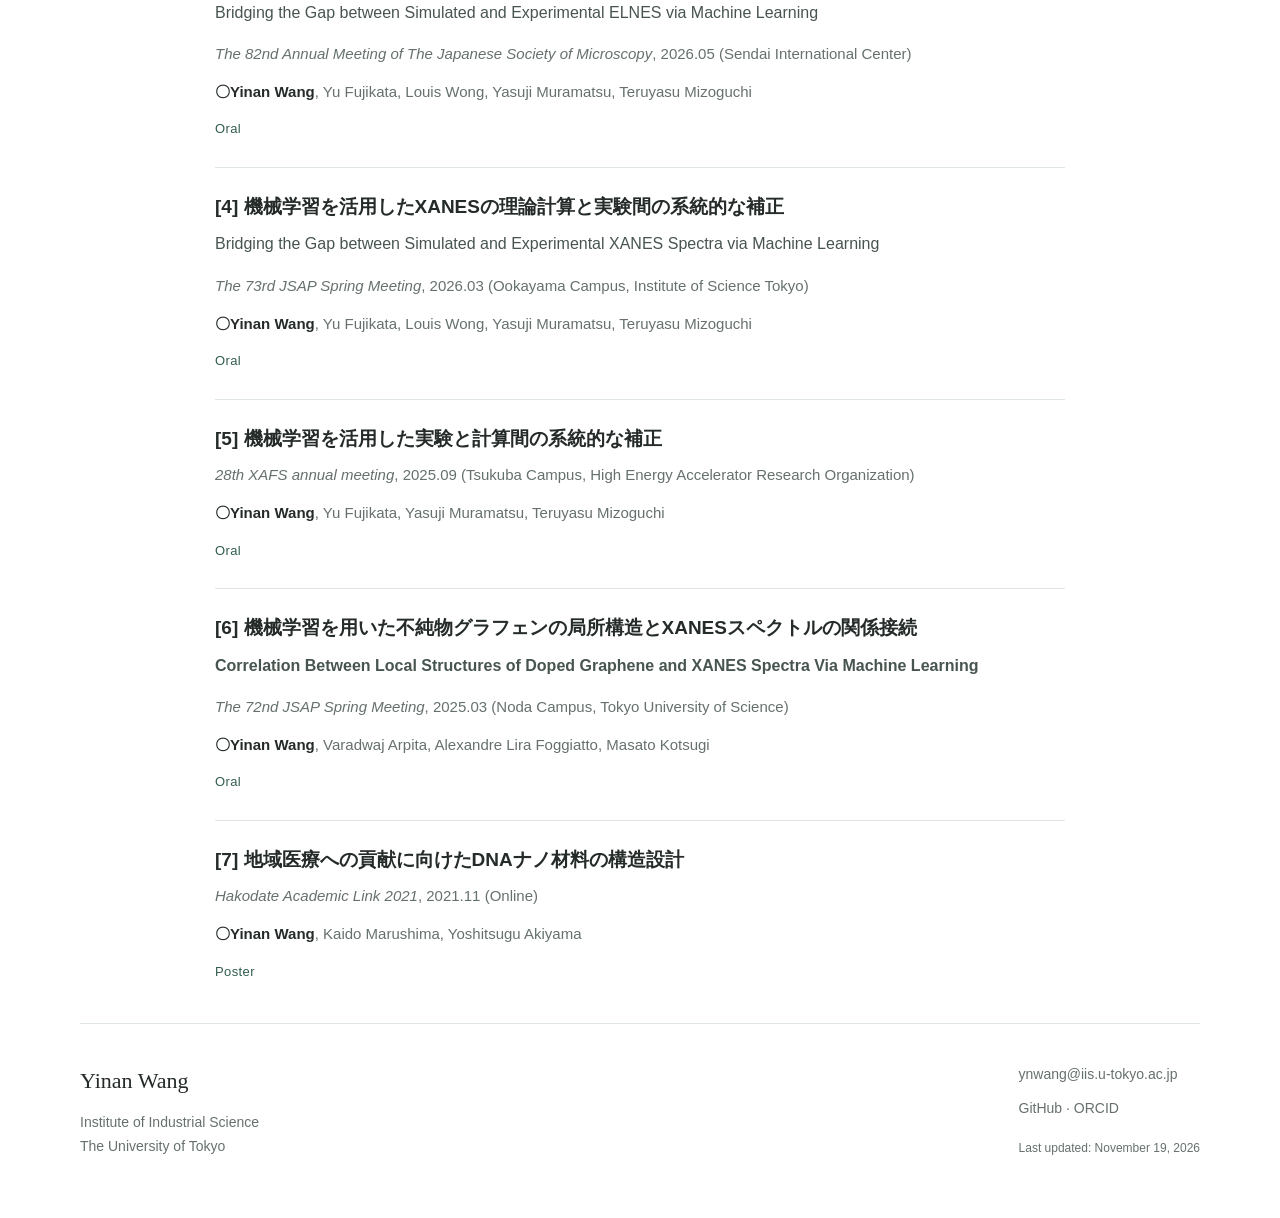
<file: pub-and-talks.html>
<!doctype html>
<html lang="en"><head><meta charset="utf-8"><meta name="viewport" content="width=device-width,initial-scale=1"><title>Publications & Talks | Yinan Wang</title><meta name="description" content="Yinan Wang — materials science, measurement informatics, machine learning, XAS and EELS at the University of Tokyo."><meta name="theme-color" content="#ffffff"><link rel="canonical" href="https://yinanwang-iis.github.io/pub-and-talks.html"><link rel="icon" href="favicon.svg" type="image/svg+xml"><link rel="stylesheet" href="style.css?v=20260926-editorial"></head>
<body><a class="skip" href="#main">Skip to content</a><header><nav aria-label="Main navigation"><a class="wordmark" href="index.html">Yinan Wang<span>Materials Science</span></a><div class="nav-links"><a href="index.html">Home</a><a href="profile.html">Profile</a><a href="research.html">Research</a><a href="projects.html">Projects</a><a href="pub-and-talks.html" aria-current="page">Pub & Talks</a><a href="links.html">Links</a><a href="gallery.html">Gallery</a></div></nav></header><main id="main"><div class="page-title"><h1>Publications &amp; Talks</h1></div>
<section class="section publications">
<h2>Peer-reviewed Publications</h2>
<article class="publication-entry">
<h3 class="paper-title">[1] Systematic correction of core-loss spectra via machine learning: bridging the gap between simulated and experimental spectra</h3>
<p class="paper-authors"><strong>Yinan Wang</strong>, Yu Fujikata, Louis Wong, Yasuji Muramatsu, Teruyasu Mizoguchi*</p>
<p class="paper-meta">Ultramicroscopy, 283 (2026) 114336-1-12.</p>
<div class="paper-actions"><a href="https://doi.org/10.1016/j.ultramic.2026.114336">DOI</a></div>
</article>
<article class="publication-entry">
<h3 class="paper-title">[2] Decoding Dopant-Induced Electronic Modulation in Graphene via Region-Resolved Machine Learning of XANES </h3>
<p class="paper-authors"><strong>Yinan Wang</strong>, Varadwaj Arpita*, Teruyasu Mizoguchi, Masato Kotsugi</p>
<p class="paper-meta">Digital Discovery, <em>in press</em> · <strong>Selected for the Inside Front Cover</strong></p>
<div class="paper-actions"><a href="https://doi.org/10.1039/D6DD00261G">Publisher · RSC</a></div>
</article>
</section>
<section class="section publications">
<h2>Preprints</h2>
<article class="publication-entry">
<h3 class="paper-title">[1] Ultrafast Sliding Ferroelectric Switching in Bilayer Hexagonal Boron Nitride Revealed by Deep Learning Molecular Dynamics</h3>
<p class="paper-authors"><strong>Yinan Wang</strong>, Poyen Chen, Teruyasu Mizoguchi*</p>
<p class="paper-meta">arXiv [cond-mat.mtrl-sci]</p>
<div class="paper-actions"><a href="https://arxiv.org/abs/2604.27342">arXiv</a></div>
</article>
<article class="publication-entry">
<h3 class="paper-title">[2] All-Electron Single-Atom Reference Correction for Absolute Transition Energies in Fixed-Reference PAW-XCH Calculations</h3>
<p class="paper-authors"><strong>Yinan Wang</strong>, Teruyasu Mizoguchi*</p>
<p class="paper-meta">arXiv [cond-mat.mtrl-sci]</p>
<div class="paper-actions"><a href="https://arxiv.org/abs/2608.09216">arXiv</a></div>
</article>
<article class="publication-entry">
<h3 class="paper-title">[3] Symmetry-Gated Sliding: Decoupling Interlayer Translation from Polarization Reversal in Boron Nitride Ferroelectrics</h3>
<p class="paper-authors"><strong>Yinan Wang</strong>, Teruyasu Mizoguchi*</p>
<p class="paper-meta">arXiv [cond-mat.mtrl-sci]</p>
<div class="paper-actions"><a href="https://arxiv.org/abs/2611.09025">arXiv</a></div>
</article>
<article class="publication-entry">
<h3 class="paper-title">[4] GPU acceleration of first-principles X-ray absorption spectra: an OpenACC port of XSpectra in Quantum ESPRESSO</h3>
<p class="paper-authors"><strong>Yinan Wang*</strong>, Teruyasu Mizoguchi</p>
<p class="paper-meta">ChemRxiv, 2026 · DOI: 10.26434/chemrxiv.15012423/v1</p>
<div class="paper-actions"><a href="https://doi.org/10.26434/chemrxiv.15012423/v1">ChemRxiv · DOI</a></div>
</article>
</section>
<section class="section publications">
<h2>International Conferences</h2>
<article class="talk-entry">
<h3>[1] (予定) Electric-Field-Coupled Machine-Learning Molecular Dynamics of Polarization Switching and Domain-Wall Motion in Bilayer Hexagonal Boron Nitride</h3>
<p class="paper-meta"><a href="https://www.amf-amec-2027.org/">AMF-AMEC 2027</a>, March 2–5, 2027 (Sheraton Jeju Hotel, Jeju, Korea)</p>
<p class="paper-authors"><strong>〇Yinan Wang</strong>, Poyen Chen, Teruyasu Mizoguchi</p>
</article>
<article class="talk-entry">
<h3>[2] (予定) Atom-Resolved Electromechanics of Single-Domain and Domain-Wall Switching in Bilayer Hexagonal Boron Nitride via Deep Learning Potentials</h3>
<p class="paper-meta">2026 MRS Fall Meeting &amp; Exhibit, 2026.12 (Boston, America)</p>
<p class="paper-authors"><strong>〇Yinan Wang,</strong> Poyen Chen, Teruyasu Mizoguchi</p>
<span class="talk-format">Oral</span>
</article>
<article class="talk-entry">
<h3>[3] <strong>Deep Learning Potential Study of Atomistic Electromechanics in Single-Domain and Domain-Wall Switching of Bilayer Hexagonal Boron Nitride</strong></h3>
<p class="paper-meta">ACSIN-16 &amp; ICSPM34, 2026.10 (Arcrea HIMEJI, Japan)</p>
<p class="paper-authors"><strong>〇Yinan Wang,</strong> Poyen Chen, Teruyasu Mizoguchi</p>
<span class="talk-format">Poster</span>
</article>
</section>
<section class="section publications">
<h2>Conferences in Japan</h2>
<article class="talk-entry">
<h3>[1] 内殻電子エネルギーに基づくVASP XASスペクトルの絶対エネルギー補正</h3>
<p class="paper-meta">The <em>62nd</em> <em>Symposium on X-Ray Analysis,</em> 2026.10 (Kunibiki Messe, Shimane Prefectural Convention Center)</p>
<p class="paper-authors"><strong>〇Yinan Wang</strong>, Teruyasu Mizoguchi</p>
<span class="talk-format">Poster</span>
</article>
<article class="talk-entry">
<h3>[2] <strong>深層学習ポテンシャルで解明した六方晶窒化ホウ素の原子レベル反転メカニズム</strong></h3>
<p class="talk-translation">Atom-Resolved Electromechanics of Single-Domain and Domain-Wall Switching in Bilayer Hexagonal Boron Nitride via Deep Learning Potentials</p>
<p class="paper-meta">The <em>87th JSAP Autumn Meeting</em>, 2026.09 (Sapporo Campus, Hokkaido University)</p>
<p class="paper-authors"><strong>〇Yinan Wang</strong>, Poyen Chen, Teruyasu Mizoguchi</p>
<span class="talk-format">Oral</span>
</article>
<article class="talk-entry">
<h3>[3] <strong>機械学習を活用した ELNES の計算-実験間ギャップの系統的補正</strong></h3>
<p class="talk-translation">Bridging the Gap between Simulated and Experimental ELNES via Machine Learning</p>
<p class="paper-meta"><em>The 82nd Annual Meeting of The Japanese Society of Microscopy</em>, 2026.05 (Sendai International Center)</p>
<p class="paper-authors"><strong>〇Yinan Wang</strong>, Yu Fujikata, Louis Wong, Yasuji Muramatsu, Teruyasu Mizoguchi</p>
<span class="talk-format">Oral</span>
</article>
<article class="talk-entry">
<h3>[4] <strong>機械学習を活用したXANESの理論計算と実験間の系統的な補正</strong></h3>
<p class="talk-translation">Bridging the Gap between Simulated and Experimental XANES Spectra via Machine Learning</p>
<p class="paper-meta"><em>The 73rd JSAP Spring Meeting</em>, 2026.03 (Ookayama Campus, Institute of Science Tokyo)</p>
<p class="paper-authors"><strong>〇Yinan Wang</strong>, Yu Fujikata, Louis Wong, Yasuji Muramatsu, Teruyasu Mizoguchi</p>
<span class="talk-format">Oral</span>
</article>
<article class="talk-entry">
<h3>[5] <strong>機械学習を活用した実験と計算間の系統的な補正</strong></h3>
<p class="paper-meta"><em>28th XAFS annual meeting</em>, 2025.09 (Tsukuba Campus, High Energy Accelerator Research Organization)</p>
<p class="paper-authors"><strong>〇Yinan Wang</strong>, Yu Fujikata, Yasuji Muramatsu, Teruyasu Mizoguchi</p>
<span class="talk-format">Oral</span>
</article>
<article class="talk-entry">
<h3>[6] <strong>機械学習を用いた不純物グラフェンの局所構造とXANESスペクトルの関係接続</strong></h3>
<p class="talk-translation"><strong>Correlation Between Local Structures of Doped Graphene and XANES Spectra Via Machine Learning </strong></p>
<p class="paper-meta"><em>The 72nd JSAP Spring Meeting</em>, 2025.03 (Noda Campus, Tokyo University of Science)</p>
<p class="paper-authors"><strong>〇Yinan Wang</strong>, Varadwaj Arpita, Alexandre Lira Foggiatto, Masato Kotsugi</p>
<span class="talk-format">Oral</span>
</article>
<article class="talk-entry">
<h3>[7] <strong>地域医療への貢献に向けたDNAナノ材料の構造設計</strong></h3>
<p class="paper-meta"><em>Hakodate Academic Link 2021</em>, 2021.11 (Online)</p>
<p class="paper-authors"><strong>〇Yinan Wang</strong>, Kaido Marushima, Yoshitsugu Akiyama</p>
<span class="talk-format">Poster</span>
</article>
</section></main><footer><div><strong>Yinan Wang</strong><p>Institute of Industrial Science<br>The University of Tokyo</p></div><div><a href="mailto:ynwang@iis.u-tokyo.ac.jp">ynwang@iis.u-tokyo.ac.jp</a><p><a href="https://github.com/YinanWang-iis">GitHub</a> · <a href="https://orcid.org/0009-0008-8642-6753">ORCID</a></p><small>Last updated: November 19, 2026</small></div></footer></body></html>
</file>
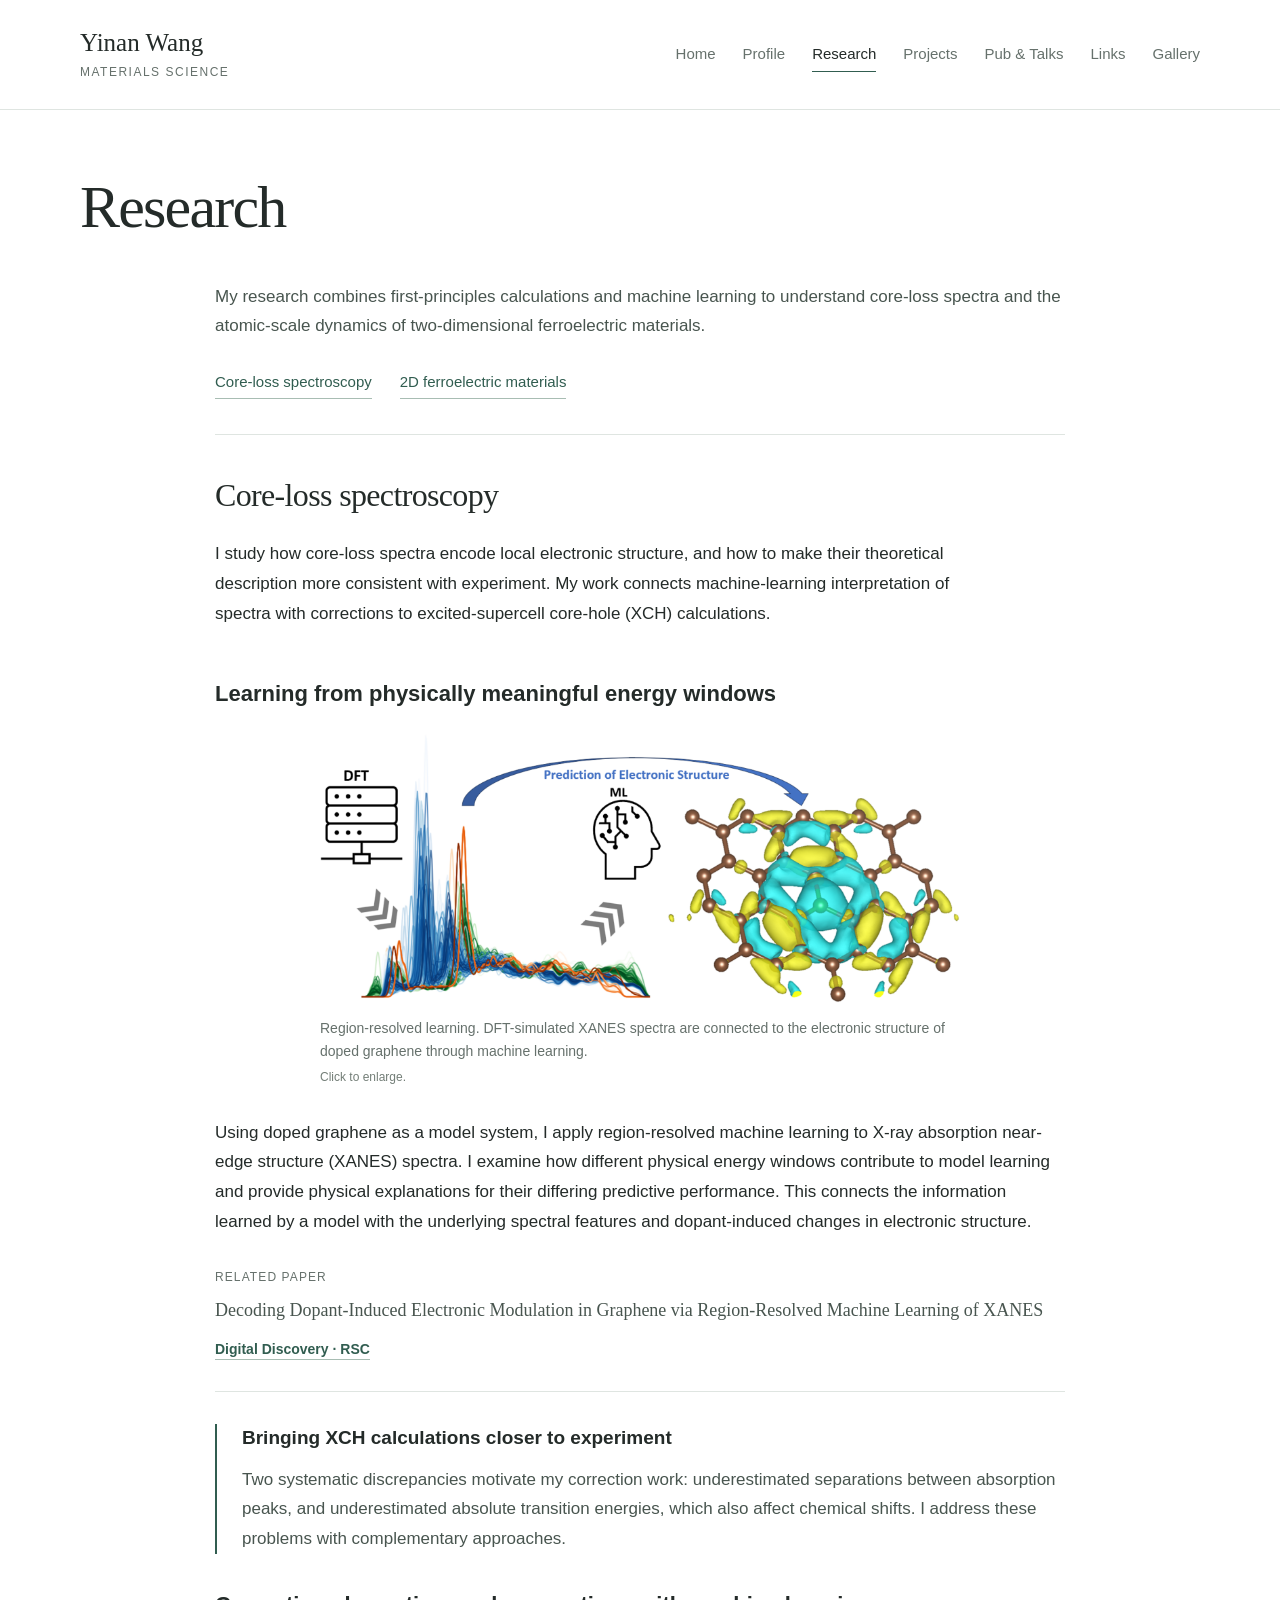
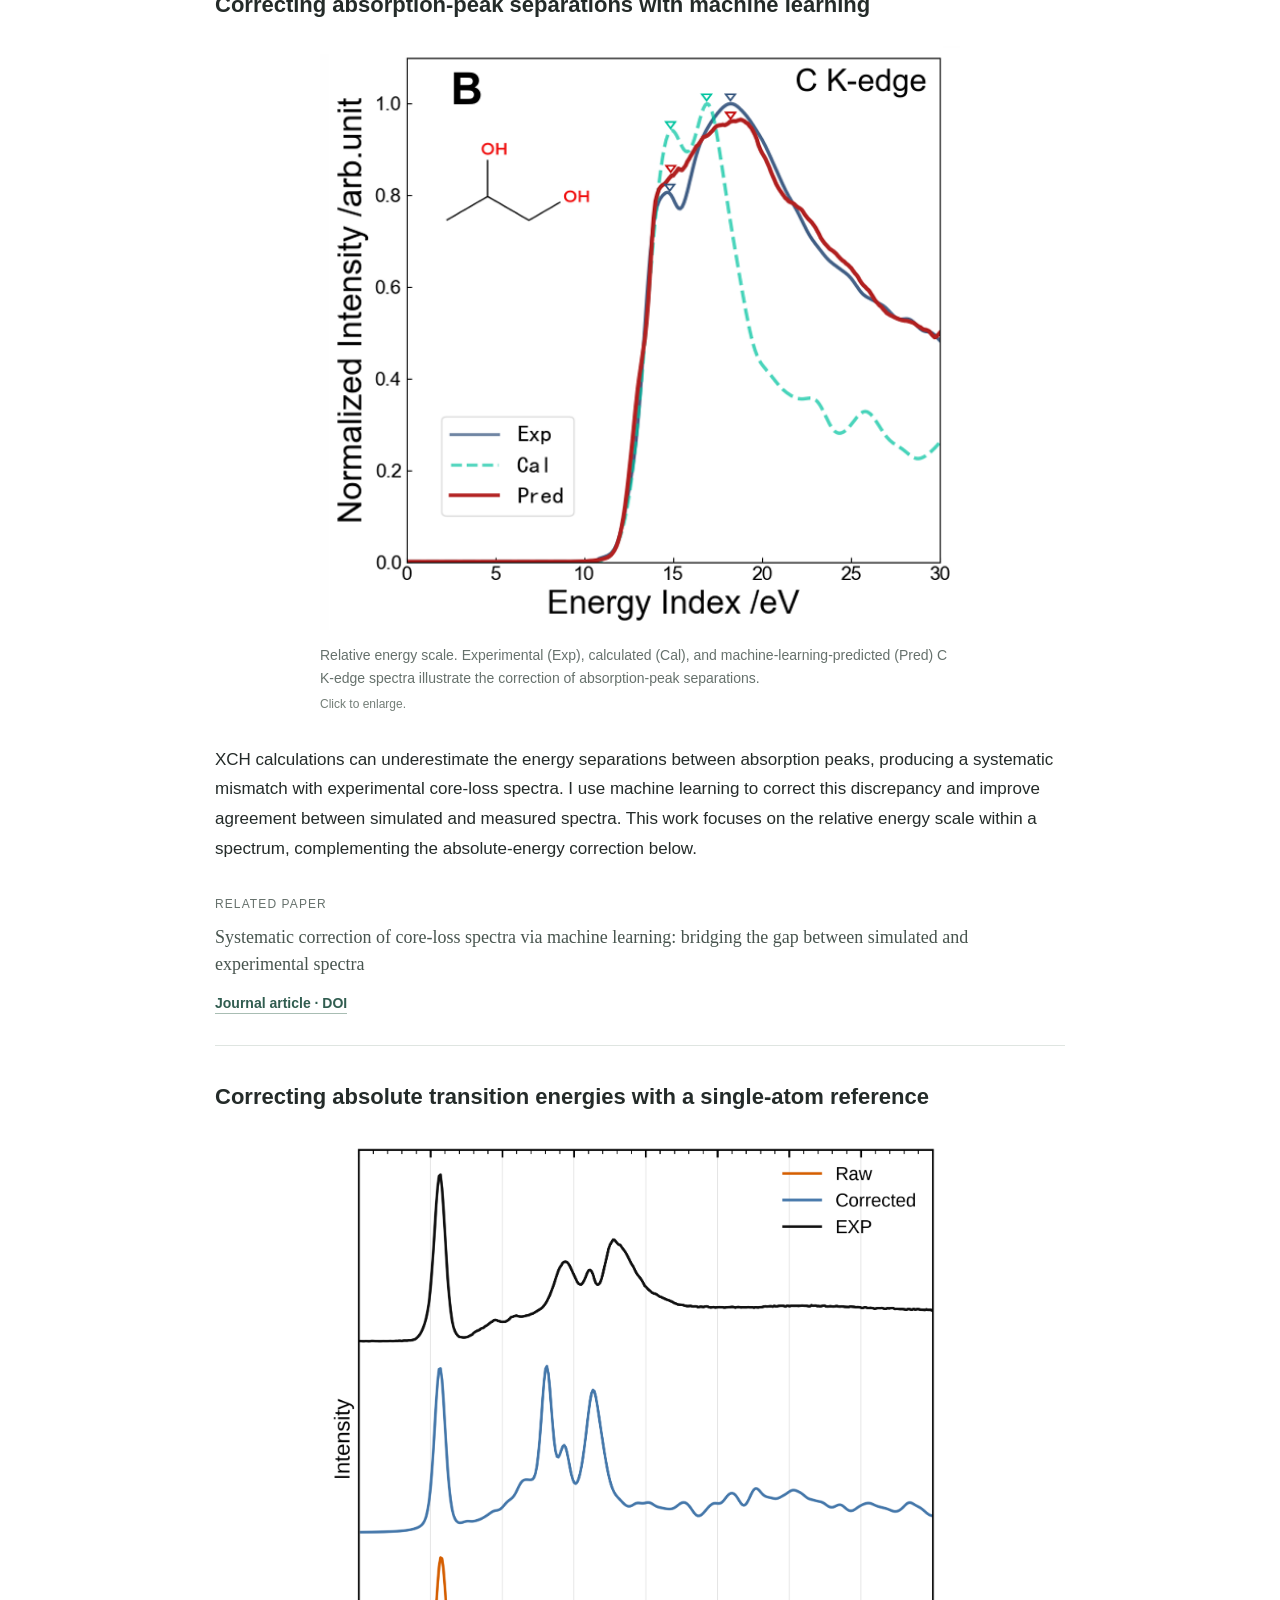
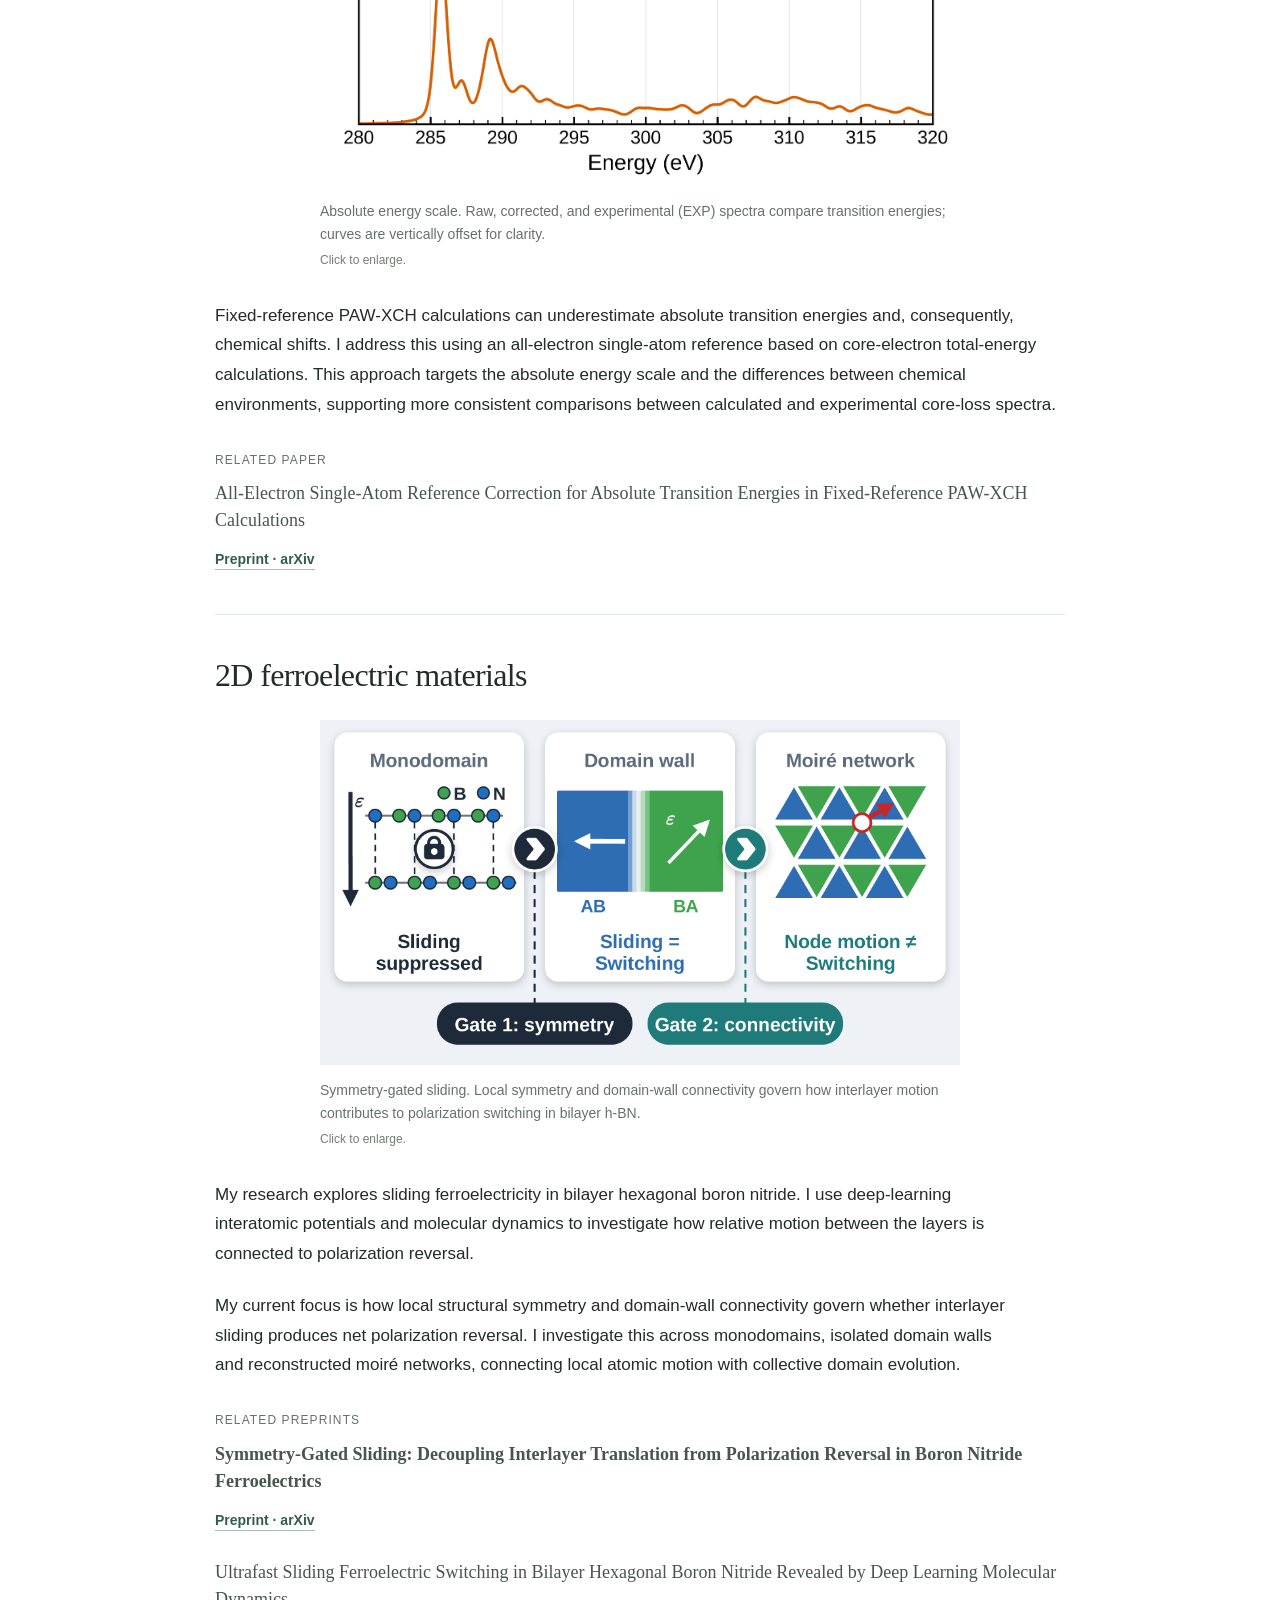
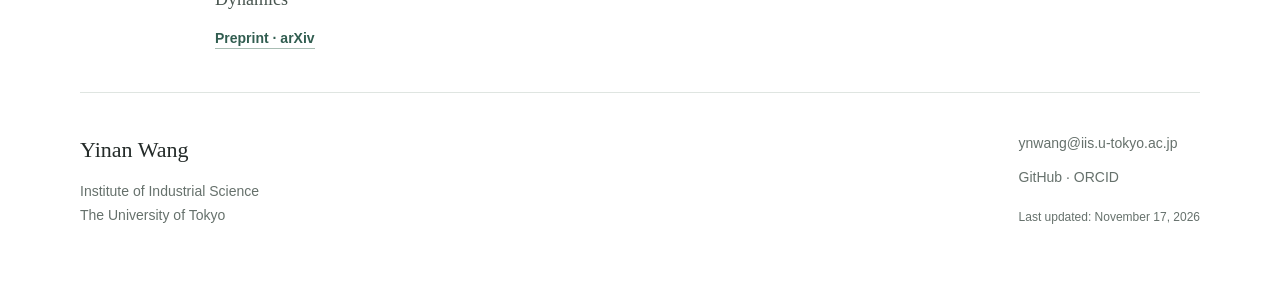
<file: research.html>
<!doctype html>
<html lang="en"><head><meta charset="utf-8"><meta name="viewport" content="width=device-width,initial-scale=1"><title>Research | Yinan Wang</title><meta name="description" content="Yinan Wang — materials science, measurement informatics, machine learning, XAS and EELS at the University of Tokyo."><meta name="theme-color" content="#ffffff"><link rel="canonical" href="https://yinanwang-iis.github.io/research.html"><link rel="icon" href="favicon.svg" type="image/svg+xml"><link rel="stylesheet" href="style.css?v=20260926-figures"></head>
<body><a class="skip" href="#main">Skip to content</a><header><nav aria-label="Main navigation"><a class="wordmark" href="index.html">Yinan Wang<span>Materials Science</span></a><div class="nav-links"><a href="index.html">Home</a><a href="profile.html">Profile</a><a href="research.html" aria-current="page">Research</a><a href="projects.html">Projects</a><a href="pub-and-talks.html">Pub & Talks</a><a href="links.html">Links</a><a href="gallery.html">Gallery</a></div></nav></header><main id="main"><div class="page-title"><h1>Research</h1></div>
<div class="research-overview"><p>My research combines first-principles calculations and machine learning to understand core-loss spectra and the atomic-scale dynamics of two-dimensional ferroelectric materials.</p><div class="research-topics" aria-label="Research topics"><a href="#core-loss">Core-loss spectroscopy</a><a href="#ferroelectrics">2D ferroelectric materials</a></div></div>
<section class="section research-detail" id="core-loss" aria-labelledby="core-loss-title">
<h2 id="core-loss-title">Core-loss spectroscopy</h2>
<p>I study how core-loss spectra encode local electronic structure, and how to make their theoretical description more consistent with experiment. My work connects machine-learning interpretation of spectra with corrections to excited-supercell core-hole (XCH) calculations.</p>
<article class="research-project"><h3>Learning from physically meaningful energy windows</h3>
<figure class="research-figure"><a href="research-windows.png" target="_blank" rel="noopener noreferrer" aria-label="Open figure: Machine learning connects DFT-simulated XANES spectra with the electronic structure of doped graphene"><img src="research-windows.png" width="1890" height="792" alt="Graphical abstract showing DFT-simulated XANES spectra, machine learning, and electronic-structure prediction for doped graphene" loading="lazy" decoding="async"></a><figcaption>Region-resolved learning. DFT-simulated XANES spectra are connected to the electronic structure of doped graphene through machine learning. <span>Click to enlarge.</span></figcaption></figure>
<p>Using doped graphene as a model system, I apply region-resolved machine learning to X-ray absorption near-edge structure (XANES) spectra. I examine how different physical energy windows contribute to model learning and provide physical explanations for their differing predictive performance. This connects the information learned by a model with the underlying spectral features and dopant-induced changes in electronic structure.</p>
<div class="related-paper"><span class="reference-label">Related paper</span><p class="reference-title">Decoding Dopant-Induced Electronic Modulation in Graphene via Region-Resolved Machine Learning of XANES</p><a class="paper-link" href="https://doi.org/10.1039/D6DD00261G">Digital Discovery · RSC</a></div></article>
<div class="research-context"><h3>Bringing XCH calculations closer to experiment</h3><p>Two systematic discrepancies motivate my correction work: underestimated separations between absorption peaks, and underestimated absolute transition energies, which also affect chemical shifts. I address these problems with complementary approaches.</p></div>
<article class="research-project"><h3>Correcting absorption-peak separations with machine learning</h3>
<figure class="research-figure"><a href="research-spacing.png" target="_blank" rel="noopener noreferrer" aria-label="Open figure: Experimental, calculated, and predicted C K-edge spectra"><img src="research-spacing.png" width="627" height="572" alt="C K-edge spectra comparing normalized experimental intensity in blue, calculated intensity in dashed turquoise, and machine-learning prediction in red, with marked absorption peaks" loading="lazy" decoding="async"></a><figcaption>Relative energy scale. Experimental (Exp), calculated (Cal), and machine-learning-predicted (Pred) C K-edge spectra illustrate the correction of absorption-peak separations. <span>Click to enlarge.</span></figcaption></figure>
<p>XCH calculations can underestimate the energy separations between absorption peaks, producing a systematic mismatch with experimental core-loss spectra. I use machine learning to correct this discrepancy and improve agreement between simulated and measured spectra. This work focuses on the relative energy scale within a spectrum, complementing the absolute-energy correction below.</p>
<div class="related-paper"><span class="reference-label">Related paper</span><p class="reference-title">Systematic correction of core-loss spectra via machine learning: bridging the gap between simulated and experimental spectra</p><a class="paper-link" href="https://doi.org/10.1016/j.ultramic.2026.114336">Journal article · DOI</a></div></article>
<article class="research-project"><h3>Correcting absolute transition energies with a single-atom reference</h3>
<figure class="research-figure"><a href="research-reference.png" target="_blank" rel="noopener noreferrer" aria-label="Open figure: Raw, corrected, and experimental spectra on an absolute energy scale"><img src="research-reference.png" width="3183" height="3221" alt="Vertically offset spectra from 280 to 320 eV comparing raw calculations in orange, corrected calculations in blue, and experiment in black" loading="lazy" decoding="async"></a><figcaption>Absolute energy scale. Raw, corrected, and experimental (EXP) spectra compare transition energies; curves are vertically offset for clarity. <span>Click to enlarge.</span></figcaption></figure>
<p>Fixed-reference PAW-XCH calculations can underestimate absolute transition energies and, consequently, chemical shifts. I address this using an all-electron single-atom reference based on core-electron total-energy calculations. This approach targets the absolute energy scale and the differences between chemical environments, supporting more consistent comparisons between calculated and experimental core-loss spectra.</p>
<div class="related-paper"><span class="reference-label">Related paper</span><p class="reference-title">All-Electron Single-Atom Reference Correction for Absolute Transition Energies in Fixed-Reference PAW-XCH Calculations</p><a class="paper-link" href="https://arxiv.org/abs/2608.09216">Preprint · arXiv</a></div></article>
</section>
<section class="section research-detail" id="ferroelectrics" aria-labelledby="ferroelectrics-title">
<h2 id="ferroelectrics-title">2D ferroelectric materials</h2>
<figure class="research-figure"><a href="research-ferroelectric.png" target="_blank" rel="noopener noreferrer" aria-label="Open figure: Symmetry and connectivity govern sliding and polarization switching in bilayer h-BN"><img src="research-ferroelectric.png" width="1950" height="1050" alt="Three panels compare suppressed sliding in a monodomain, domain-wall sliding coupled to switching, and moiré node motion without net switching, highlighting symmetry and connectivity as two gates" loading="lazy" decoding="async"></a><figcaption>Symmetry-gated sliding. Local symmetry and domain-wall connectivity govern how interlayer motion contributes to polarization switching in bilayer h-BN. <span>Click to enlarge.</span></figcaption></figure>
<p>My research explores sliding ferroelectricity in bilayer hexagonal boron nitride. I use deep-learning interatomic potentials and molecular dynamics to investigate how relative motion between the layers is connected to polarization reversal.</p>
<p>My current focus is how local structural symmetry and domain-wall connectivity govern whether interlayer sliding produces net polarization reversal. I investigate this across monodomains, isolated domain walls and reconstructed moiré networks, connecting local atomic motion with collective domain evolution.</p>
<div class="related-paper"><span class="reference-label">Related preprints</span><p class="reference-title"><strong>Symmetry-Gated Sliding: Decoupling Interlayer Translation from Polarization Reversal in Boron Nitride Ferroelectrics</strong></p><a class="paper-link" href="https://arxiv.org/abs/2611.09025">Preprint · arXiv</a></div>
<div class="related-paper"><p class="reference-title">Ultrafast Sliding Ferroelectric Switching in Bilayer Hexagonal Boron Nitride Revealed by Deep Learning Molecular Dynamics</p><a class="paper-link" href="https://arxiv.org/abs/2604.27342">Preprint · arXiv</a></div>
</section></main><footer><div><strong>Yinan Wang</strong><p>Institute of Industrial Science<br>The University of Tokyo</p></div><div><a href="mailto:ynwang@iis.u-tokyo.ac.jp">ynwang@iis.u-tokyo.ac.jp</a><p><a href="https://github.com/YinanWang-iis">GitHub</a> · <a href="https://orcid.org/0009-0008-8642-6753">ORCID</a></p><small>Last updated: November 17, 2026</small></div></footer></body></html>
</file>
<file: style.css>
:root{--ink:#242b29;--muted:#66716c;--accent:#315d50;--line:#dfe5e1;--soft:#f5f7f5;--serif:Georgia,"Times New Roman",serif;--sans:"Segoe UI",Arial,"Noto Sans JP",sans-serif}
*{box-sizing:border-box}html{scroll-behavior:smooth;scroll-padding-top:32px}body{margin:0;background:#fff;color:var(--ink);font:17px/1.75 var(--sans);-webkit-font-smoothing:antialiased}a{color:var(--accent);text-decoration-thickness:1px;text-underline-offset:5px;overflow-wrap:anywhere}a:hover{text-decoration-color:currentColor;color:#173d30}a:focus-visible{outline:2px solid var(--accent);outline-offset:5px}img{max-width:100%}p{margin:0 0 22px}strong{font-weight:600}h1,h2,h3{color:var(--ink)}h1,h2{font-family:var(--serif);font-weight:400}h1{font-size:clamp(46px,5.3vw,68px);line-height:1.12;letter-spacing:-1.8px;margin:0 0 26px}h2{font-size:32px;line-height:1.25;letter-spacing:-.65px;margin:0 0 24px}h3{font-size:20px;line-height:1.5;font-weight:600;margin:0 0 12px}header{border-bottom:1px solid var(--line)}nav{max-width:1184px;margin:auto;padding:29px 32px;display:flex;align-items:center;justify-content:space-between;gap:28px}.wordmark{font-family:var(--serif);font-size:25px;line-height:1.15;color:var(--ink);text-decoration:none;white-space:nowrap}.wordmark span{display:block;margin-top:7px;font:12px/1.3 var(--sans);letter-spacing:1.5px;text-transform:uppercase;color:var(--muted)}.nav-links{display:flex;gap:27px;flex-wrap:wrap}.nav-links a{color:var(--muted);text-decoration:none;font-size:15px;line-height:1.6;padding:5px 0;border-bottom:1px solid transparent}.nav-links a:hover,.nav-links a[aria-current="page"]{color:var(--ink);border-bottom-color:var(--accent)}
.home-intro,.section,footer,.page-title,.campus-photo{max-width:1120px;margin-left:auto;margin-right:auto}.home-intro{display:grid;grid-template-columns:minmax(0,1fr) 260px;gap:100px;padding:76px 0 72px;align-items:center}.affiliation{font-size:14px;color:var(--muted);margin:0 0 26px}.intro-field{font-family:var(--serif);font-size:25px;line-height:1.4;margin-top:-8px;margin-bottom:24px}.intro-copy>p:not(.affiliation):not(.intro-field){max-width:655px;color:#48554f}.intro-links{display:flex;gap:26px;flex-wrap:wrap;margin-top:28px}.intro-links a{font-size:15px;font-weight:600;text-decoration:none;border-bottom:1px solid #a8bdb3;padding-bottom:3px}.intro-photo{margin:0}.intro-photo img{display:block;width:260px;height:290px;object-fit:cover;object-position:center 35%}.intro-photo figcaption{font-size:14px;margin-top:13px;color:var(--muted)}.intro-photo figcaption a{color:var(--muted);text-decoration:none}.intro-photo figcaption a:hover{text-decoration:underline}.section{padding:48px 0;border-top:1px solid var(--line)}.section-heading{display:flex;justify-content:space-between;align-items:baseline;gap:25px;margin-bottom:25px}.section-heading h2{margin:0}.quiet-link{font-size:14px;text-decoration:none;border-bottom:1px solid #a8bdb3;white-space:nowrap}.section-intro{color:var(--muted);max-width:780px;margin-bottom:30px}.home-section{display:grid;grid-template-columns:230px minmax(0,1fr);column-gap:55px}.home-section>.section-heading{display:block;grid-column:1}.home-section>.section-heading h2{font-size:27px}.home-section>.section-heading .quiet-link{display:inline-block;margin-top:16px}.home-section>:not(.section-heading){grid-column:2}.home-section>.section-heading+*{grid-row:1}.home-section>.section-intro{margin-bottom:24px}.home-section>.research-grid{grid-row:2}.news ul{list-style:none;padding:0;margin:0}.news li{display:grid;grid-template-columns:76px minmax(0,1fr);gap:22px;padding:0 0 16px;font-size:16px;line-height:1.65}.news li:last-child{padding-bottom:0}.news time{font-size:14px;color:var(--muted);font-variant-numeric:tabular-nums;padding-top:2px}.news a{text-decoration-color:#a8bdb3;white-space:normal}.news em{font-style:normal}.research-grid{display:grid;grid-template-columns:1fr 1fr;gap:26px 36px}.research-grid article{min-width:0}.research-grid h3{font-size:18px}.research-grid p{font-size:16px;color:var(--muted);margin:0}.education-list{margin:0}.education-list>div{display:grid;grid-template-columns:165px minmax(0,1fr);gap:26px;margin-bottom:25px}.education-list>div:last-child{margin-bottom:0}.education-list dt{font-size:14px;color:var(--muted);padding-top:2px}.education-list dd{margin:0;font-size:16px}.education-list dd span{display:block;color:var(--muted)}.plain-list{list-style:none;margin:0;padding:0}.plain-list li{margin:0 0 8px;font-size:16px}.plain-list li:last-child{margin-bottom:0}.plain-list a{text-decoration-color:#a8bdb3}.skills-grid{display:grid;grid-template-columns:repeat(3,minmax(0,1fr));gap:26px}.skills-grid h3{font-size:17px}.skills-grid p{font-size:16px;color:var(--muted);margin:0}.campus-photo{padding:24px 0 0;margin-top:0;margin-bottom:58px}.campus-photo img{display:block;width:100%;height:225px;object-fit:cover;object-position:center 43%}.campus-photo figcaption{font-size:13px;color:var(--muted);margin-top:10px}
.page-title{padding:64px 0 40px}.page-title h1{font-size:clamp(43px,5vw,60px);margin:0}.page-title .eyebrow{display:none}.prose,.research-overview,.research-detail,.publications,.links-directory{max-width:850px;margin-left:auto;margin-right:auto}.prose{padding-top:36px;padding-bottom:60px}.prose h2{font-size:29px}.prose p{line-height:1.9;margin-bottom:26px}.research-overview{padding:0 0 35px;color:#48554f}.research-topics{display:flex;gap:16px 28px;flex-wrap:wrap;margin-top:28px}.research-topics a{font-size:15px;text-decoration:none;border-bottom:1px solid #a8bdb3;padding-bottom:3px}.research-detail{padding:40px 0}.research-detail>p{max-width:790px}.research-project{padding:27px 0;margin-top:8px;border-bottom:1px solid var(--line)}.research-project:last-child{padding-bottom:0;border-bottom:0}.research-project h3{font-size:22px;max-width:760px;line-height:1.45}.research-context{margin:32px 0 8px;padding-left:25px;border-left:2px solid var(--accent)}.research-context h3{font-size:19px}.research-context p{margin:0;color:#48554f}.related-paper{margin-top:24px}.reference-label{font-size:12px;text-transform:uppercase;letter-spacing:1.1px;color:var(--muted)}.reference-title{font-family:var(--serif);font-size:18px;line-height:1.5;margin:7px 0 10px;color:#48554f}.paper-link,.paper-actions a{font-size:14px;font-weight:600;text-decoration:none;border-bottom:1px solid #a8bdb3;padding-bottom:2px}.publications{padding:38px 0}.publications h2{font-size:29px;margin-bottom:12px}.publication-entry{padding:25px 0;border-bottom:1px solid var(--line)}.publication-entry:last-child{border:0;padding-bottom:0}.paper-title{font-family:var(--serif);font-size:24px;font-weight:400;line-height:1.4;margin-bottom:14px;letter-spacing:-.15px}.paper-authors{font-size:15px;color:var(--muted);line-height:1.7;margin:0 0 9px}.paper-authors strong{color:var(--ink);font-weight:600}.paper-meta{font-size:15px;color:var(--muted);margin:0 0 12px;line-height:1.65}.paper-actions{display:flex;gap:18px;align-items:center;margin-top:13px}.talk-entry{padding:24px 0;border-bottom:1px solid var(--line)}.talk-entry:last-child{border:0;padding-bottom:0}.talk-entry h3{font-size:19px;line-height:1.6;font-weight:600;margin-bottom:9px}.talk-translation{font-size:16px;line-height:1.65;color:#48554f;margin:0 0 16px}.talk-format{display:inline-block;font-size:13px;color:var(--accent);letter-spacing:.4px}.links-directory{padding-bottom:55px}.directory-section{padding:30px 0 20px;border-top:1px solid var(--line)}.directory-section h2{font-size:27px;margin:0 0 18px}.directory-link{display:grid;grid-template-columns:200px minmax(0,1fr) 20px;align-items:baseline;gap:24px;text-decoration:none;color:var(--ink);padding:17px 0;border-bottom:1px solid #edf0ed}.directory-link:last-child{border-bottom:0}.directory-link:hover .directory-name{text-decoration:underline;text-underline-offset:5px}.directory-name{font-size:18px;font-weight:500}.directory-detail{font-size:15px;color:var(--muted)}.external-mark{font-size:17px;color:var(--muted)}.archive>p{color:var(--muted);font-size:16px;margin:0 0 4px}.gallery{display:grid;grid-template-columns:1fr 1fr;gap:36px;align-items:start;padding-bottom:64px}.gallery img{width:100%;height:auto;display:block}.gallery a{display:block}
footer{padding:38px 0 44px;border-top:1px solid var(--line);display:flex;justify-content:space-between;gap:40px;font-size:14px;color:var(--muted)}footer strong{font-family:var(--serif);font-size:22px;font-weight:400;color:var(--ink)}footer p{margin:9px 0 15px}footer a{color:var(--muted);text-decoration:none}footer a:hover{text-decoration:underline}footer small{font-size:12px}.skip{position:absolute;left:12px;top:-100px;padding:10px 15px;background:white;color:var(--ink);z-index:20}.skip:focus{top:12px}
@media(max-width:1200px){.home-intro,.section,footer,.page-title,.campus-photo{margin-left:40px;margin-right:40px}.prose,.research-overview,.research-detail,.publications,.links-directory{width:calc(100% - 80px);margin-left:auto;margin-right:auto}.home-intro{gap:60px}.home-section{grid-template-columns:200px minmax(0,1fr);gap:35px}.nav-links{gap:22px}}
@media(max-width:900px){nav{align-items:flex-start}.nav-links{justify-content:flex-end;gap:12px 20px;max-width:430px}.home-intro{grid-template-columns:minmax(0,1fr) 210px;gap:40px;padding:55px 0}.intro-photo img{width:210px;height:265px}.intro-field{font-size:23px}.home-section{display:block}.section-heading{margin-bottom:28px}.home-section>.section-heading{display:flex}.home-section>.section-heading .quiet-link{margin-top:0}.education-list>div{grid-template-columns:165px 1fr}.research-grid{gap:28px}}
@media(max-width:600px){body{font-size:16px}nav{padding:24px;flex-direction:column;gap:20px}.wordmark{font-size:24px}.wordmark span{font-size:12px}.nav-links{justify-content:flex-start;gap:9px 21px;max-width:none}.nav-links a{font-size:14px}.home-intro,.section,footer,.page-title,.campus-photo{margin-left:24px;margin-right:24px}.home-intro{display:flex;flex-direction:column;align-items:flex-start;padding:40px 0;gap:28px}.affiliation{font-size:13px;margin-bottom:24px;max-width:290px}h1{font-size:49px;letter-spacing:-1.3px}.intro-field{font-size:23px}.intro-photo{display:flex;align-items:flex-end;gap:20px}.intro-photo img{width:145px;height:175px}.intro-photo figcaption{margin:0 0 3px}.intro-links{gap:22px;margin-top:22px}.intro-links a{font-size:14px}.section{padding:34px 0}.home-section>.section-heading{display:block}.home-section>.section-heading .quiet-link{margin-top:12px}.home-section>.section-heading h2{font-size:27px}.news li{grid-template-columns:62px minmax(0,1fr);gap:16px;font-size:15px;padding-bottom:20px}.news time{font-size:13px}.research-grid{grid-template-columns:1fr;gap:24px}.research-grid h3{font-size:18px}.education-list>div{grid-template-columns:1fr;gap:5px;margin-bottom:23px}.skills-grid{grid-template-columns:1fr;gap:24px}.plain-list li{font-size:15px}.campus-photo{padding-top:10px;margin-bottom:38px}.campus-photo img{height:180px}.page-title{padding:40px 0 30px}.page-title h1{font-size:43px;letter-spacing:-1.1px}.prose,.research-overview,.research-detail,.publications,.links-directory{width:calc(100% - 48px);margin-left:auto;margin-right:auto}.prose h2,.research-detail h2,.publications h2{font-size:28px}.research-project h3{font-size:20px}.research-context{padding-left:18px}.research-topics{gap:13px 25px}.paper-title{font-size:23px}.publication-entry{padding:23px 0}.talk-entry h3{font-size:18px}.paper-authors,.paper-meta{font-size:14px}.directory-link{grid-template-columns:1fr 20px;gap:3px 12px;padding:16px 0}.directory-name{font-size:18px}.directory-detail{grid-column:1;grid-row:2;font-size:14px}.external-mark{grid-column:2;grid-row:1 / span 2;align-self:center}.gallery{grid-template-columns:1fr;gap:25px}.links-directory{padding-bottom:30px}footer{flex-direction:column;gap:10px;padding:30px 0}footer p{margin-bottom:12px}}
@media(prefers-reduced-motion:reduce){html{scroll-behavior:auto}}@media print{header,.intro-photo,.campus-photo,footer,.skip{display:none}body{font-size:11pt}.section,.home-intro,.page-title{margin:0;padding:20px 0}.home-section{display:block}.publication-entry,.talk-entry{break-inside:avoid}a{color:inherit}}
@media(max-width:600px){.nav-links{display:grid;grid-template-columns:repeat(3,max-content);gap:8px 25px}}

.research-figure{margin:25px 0 30px}.research-figure>a{display:block;max-width:640px;margin:0 auto;background:#f8faf8;outline-offset:5px}.research-figure img{display:block;width:100%;height:auto}.research-figure figcaption{font-size:14px;line-height:1.65;color:var(--muted);max-width:640px;margin:14px auto 0}.research-figure figcaption span{display:block;font-size:12px;margin-top:5px;color:#737e77}.research-figure>a:hover{outline:1px solid var(--line)}@media(max-width:600px){.research-figure{margin:22px 0}.research-figure figcaption{font-size:14px}}
.project-figure-grid{display:grid;grid-template-columns:repeat(2,minmax(0,1fr));gap:24px;align-items:start}.project-figure-grid .research-figure{min-width:0;margin:8px 0 24px}.project-figure-grid .research-figure>a,.project-figure-grid figcaption{max-width:none}@media(max-width:700px){.project-figure-grid{grid-template-columns:1fr}}

.news-archive { margin-top: 16px; }
.news-archive summary {
  width: fit-content;
  padding: 4px 0;
  color: var(--accent);
  cursor: pointer;
  font-size: 15px;
  font-weight: 600;
}
.news-archive summary:hover { text-decoration: underline; }
.news-archive summary:focus-visible { outline: 2px solid var(--accent); outline-offset: 4px; }
.news-archive:not([open]) .news-less,
.news-archive[open] .news-more { display: none; }
.news-archive ul { margin-top: 12px; }
</file>
